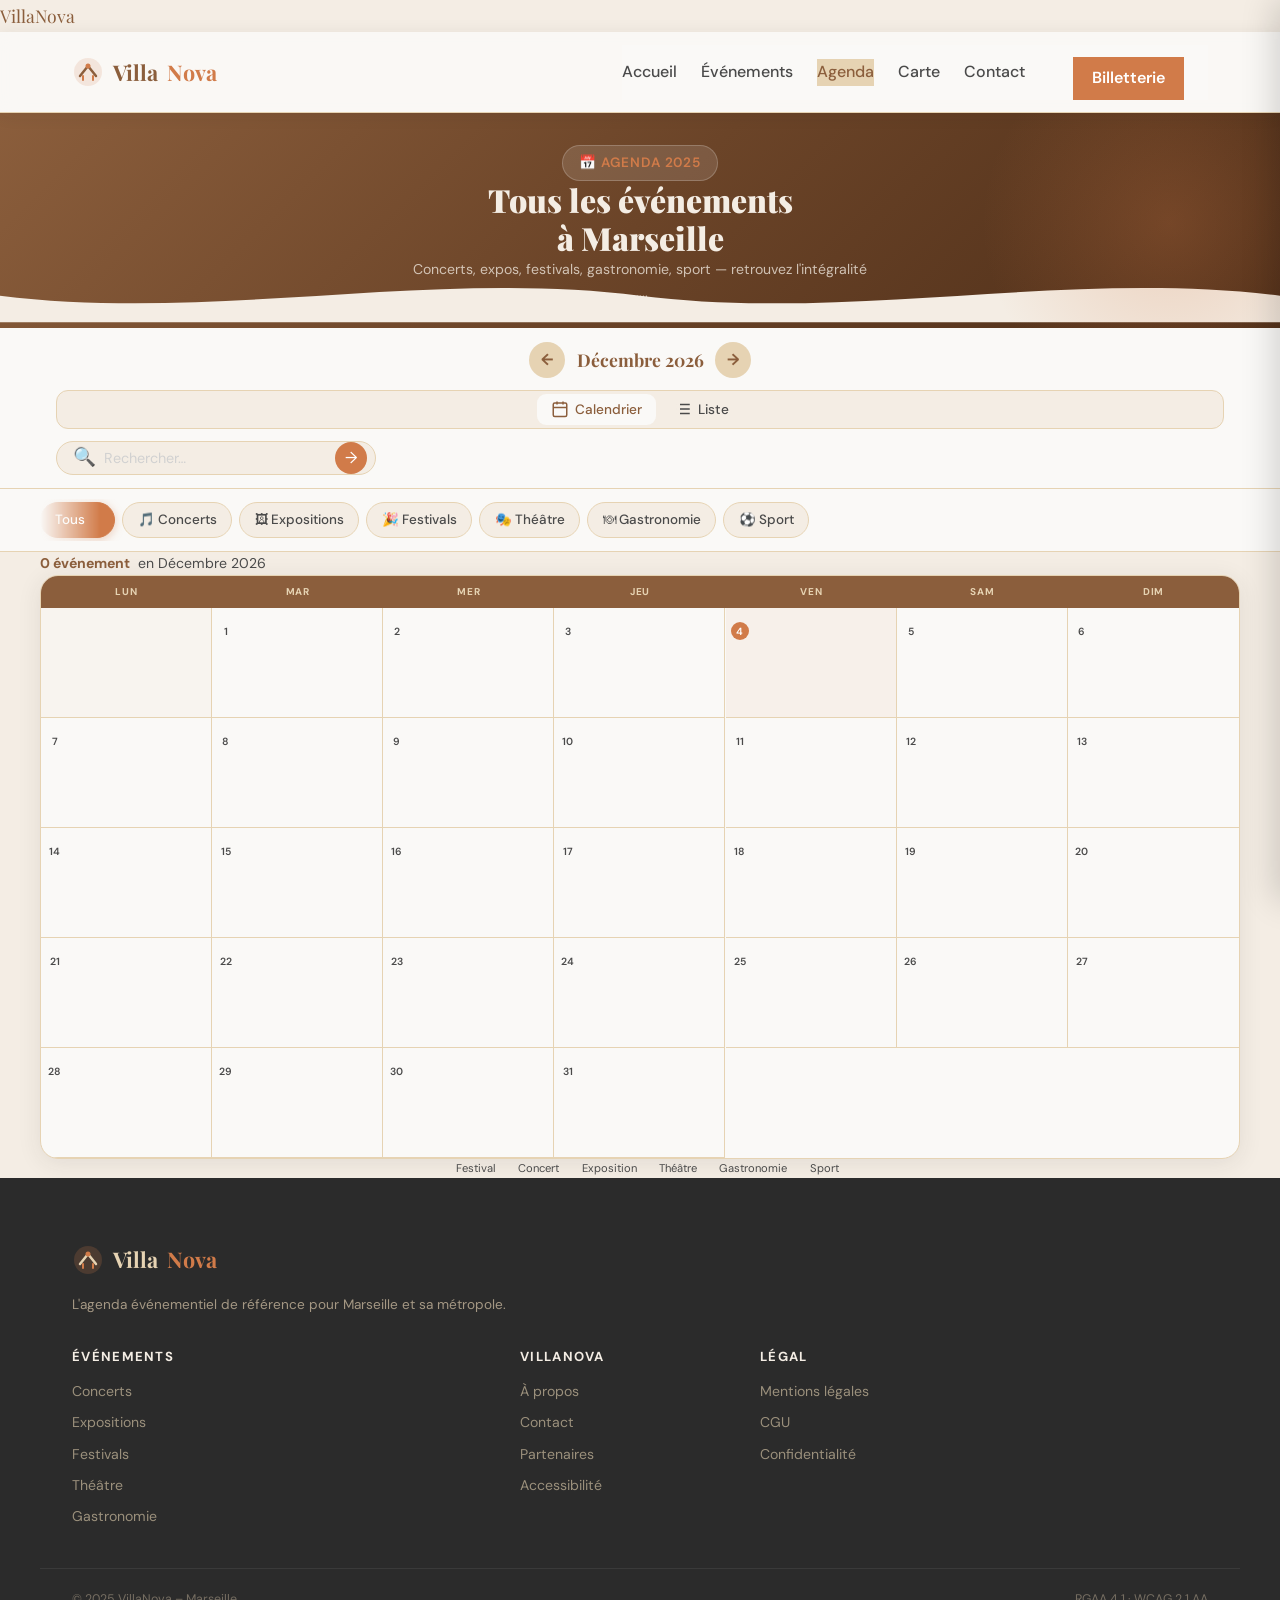
<file: html/agenda.html>
<!DOCTYPE html>
<html lang="fr">
<head>
  <meta charset="UTF-8">
  <meta name="viewport" content="width=device-width, initial-scale=1.0">
  <title>Agenda — VillaNova · Tous les événements à Marseille</title>
  <meta name="description" content="Agenda complet des événements culturels, concerts, expositions et festivals à Marseille.">
  <meta name="theme-color" content="#D17B49">
  <link rel="preconnect" href="https://fonts.googleapis.com">
  <link rel="preconnect" href="https://fonts.gstatic.com" crossorigin>
  <link href="https://fonts.googleapis.com/css2?family=Playfair+Display:wght@400;600;700;900&family=DM+Sans:wght@300;400;500;600&display=swap" rel="stylesheet">
  
  <link rel="stylesheet" href="../SCSS/main.css">
</head>
<body>

  <!-- Loader -->
  <div id="page-loader" role="status" aria-label="Chargement">
    <div class="loader-ring"></div>
    <span style="font-family:var(--font-titre);color:var(--brun-chaud);font-size:1.1rem;">VillaNova</span>
  </div>

  <a class="skip-link" href="#main-content">Aller au contenu principal</a>

  <!--HEADER-->
  <header class="site-header" role="banner">
    <div class="nav-inner">
      <a href="../" class="logo" aria-label="VillaNova - Accueil">
        <svg viewBox="0 0 32 32" fill="none" xmlns="http://www.w3.org/2000/svg" aria-hidden="true">
          <circle cx="16" cy="16" r="14" fill="#D17B49" opacity=".15"/>
          <path d="M8 20 L16 10 L24 20" stroke="#8B5E3C" stroke-width="2.5" stroke-linecap="round" stroke-linejoin="round"/>
          <path d="M11 20 L11 24 M21 20 L21 24" stroke="#D17B49" stroke-width="2" stroke-linecap="round"/>
          <circle cx="16" cy="10" r="2.5" fill="#D17B49"/>
        </svg>
        Villa<span class="accent">Nova</span>
      </a>
      <nav aria-label="Navigation principale">
        <ul class="nav-links" id="nav-links" role="list">
          <li><a href="../">Accueil</a></li>
          <li><a href="evenement-detail.html">Événements</a></li>
          <li><a href="agenda.html" aria-current="page">Agenda</a></li>
          <li><a href="carte.html">Carte</a></li>
          <li><a href="/html/">Contact</a></li>
          <li><a href="billeterie.html" class="nav-cta">Billetterie</a></li>
        </ul>
      </nav>
      <button class="nav-burger" id="nav-burger" aria-expanded="false" aria-controls="nav-links" aria-label="Ouvrir le menu">
        <span></span><span></span><span></span>
      </button>
    </div>
  </header>

  <main id="main-content">

    <!--HERO AGENDA -->
    <section class="agenda-hero" aria-labelledby="agenda-title">
      <div class="agenda-hero-inner">
        <span class="hero-eyebrow">📅 Agenda 2025</span>
        <h1 id="agenda-title">Tous les événements<br>à Marseille</h1>
        <p>Concerts, expos, festivals, gastronomie, sport — retrouvez l'intégralité<br>.....</p>
      </div>
      <div class="agenda-hero-wave" aria-hidden="true">
        <svg viewBox="0 0 1440 60" preserveAspectRatio="none" xmlns="http://www.w3.org/2000/svg">
          <path d="M0,30 C240,60 480,0 720,30 C960,60 1200,0 1440,30 L1440,60 L0,60 Z" fill="var(--sable-clair)"/>
        </svg>
      </div>
    </section>

    <!--CONTROL BAR-->
    <div class="agenda-controls" role="toolbar" aria-label="Contrôles de l'agenda">
      <div class="controls-inner">

        <div class="month-nav" aria-label="Navigation par mois">
          <button class="month-btn" id="prev-month" aria-label="Mois précédent">←</button>
          <h2 class="month-title" id="month-title" aria-live="polite">Mai 2025</h2>
          <button class="month-btn" id="next-month" aria-label="Mois suivant">→</button>
        </div>

        <div class="view-toggle" role="group" aria-label="Mode d'affichage">
          <button class="view-btn active" id="btn-calendar" data-view="calendar" aria-pressed="true" title="Vue calendrier">
            <svg width="18" height="18" viewBox="0 0 24 24" fill="none" stroke="currentColor" stroke-width="2" aria-hidden="true">
              <rect x="3" y="4" width="18" height="18" rx="2"/><line x1="16" y1="2" x2="16" y2="6"/><line x1="8" y1="2" x2="8" y2="6"/><line x1="3" y1="10" x2="21" y2="10"/>
            </svg>
            Calendrier
          </button>
          <button class="view-btn" id="btn-list" data-view="list" aria-pressed="false" title="Vue liste">
            <svg width="18" height="18" viewBox="0 0 24 24" fill="none" stroke="currentColor" stroke-width="2" aria-hidden="true">
              <line x1="8" y1="6" x2="21" y2="6"/><line x1="8" y1="12" x2="21" y2="12"/><line x1="8" y1="18" x2="21" y2="18"/>
              <line x1="3" y1="6" x2="3.01" y2="6"/><line x1="3" y1="12" x2="3.01" y2="12"/><line x1="3" y1="18" x2="3.01" y2="18"/>
            </svg>
            Liste
          </button>
        </div>

        <div class="search-bar agenda-search" role="search">
          <span aria-hidden="true">🔍</span>
          <input type="search" id="agenda-search" placeholder="Rechercher…" aria-label="Rechercher un événement" autocomplete="off">
          <button id="agenda-search-btn" aria-label="Rechercher">→</button>
        </div>

      </div>

      <div class="filters-bar agenda-filters" role="group" aria-label="Filtrer par catégorie">
        <div class="filters-inner">
          <button class="filter-tag active" data-filter="all" aria-pressed="true">Tous <span class="filter-count" id="count-all"></span></button>
          <button class="filter-tag" data-filter="concert"  aria-pressed="false">🎵 Concerts</button>
          <button class="filter-tag" data-filter="expo"     aria-pressed="false">🖼 Expositions</button>
          <button class="filter-tag" data-filter="festival" aria-pressed="false">🎉 Festivals</button>
          <button class="filter-tag" data-filter="theatre"  aria-pressed="false">🎭 Théâtre</button>
          <button class="filter-tag" data-filter="gastro"   aria-pressed="false">🍽 Gastronomie</button>
          <button class="filter-tag" data-filter="sport"    aria-pressed="false">⚽ Sport</button>
        </div>
      </div>
    </div>

    <!-- SUMMARY OF RESULTS-->
    <div class="results-summary" aria-live="polite" aria-atomic="true">
      <span id="results-count">17 événements</span>
      <span id="results-period">en Mai–Juin 2025</span>
    </div>

    <!-- CALENDAR VIEW -->
    <section class="agenda-section" id="view-calendar" aria-labelledby="calendar-label">
      <h2 class="sr-only" id="calendar-label">Calendrier des événements</h2>

      <div class="calendar-grid" id="calendar-grid" role="grid" aria-label="Calendrier mai 2025">
        <div class="cal-weekdays" role="row">
          <div role="columnheader" aria-label="Lundi">Lun</div>
          <div role="columnheader" aria-label="Mardi">Mar</div>
          <div role="columnheader" aria-label="Mercredi">Mer</div>
          <div role="columnheader" aria-label="Jeudi">Jeu</div>
          <div role="columnheader" aria-label="Vendredi">Ven</div>
          <div role="columnheader" aria-label="Samedi">Sam</div>
          <div role="columnheader" aria-label="Dimanche">Dim</div>
        </div>

        <div class="cal-body" id="cal-body" role="rowgroup">

          <!--  -->
          <div class="cal-cell cal-cell--empty" role="gridcell"></div>
          <div class="cal-cell cal-cell--empty" role="gridcell"></div>
          <div class="cal-cell cal-cell--empty" role="gridcell"></div>

          <!-- 1 -->
          <div class="cal-cell cal-cell--has-events cal-cell--today" data-day="1" role="gridcell" tabindex="0" aria-label="1 mai — 1 événement">
            <div class="cal-day-num">1</div>
            <div class="cal-dots">
              <span class="cal-dot" data-cat="concert"></span>
            </div>
            <div class="cal-ev-pills">
              <span class="cal-ev-pill" data-cat="concert">Soirée Jazz Vieux-Port</span>
            </div>
          </div>

          <div class="cal-cell" data-day="2"  role="gridcell"><div class="cal-day-num">2</div></div>
          <div class="cal-cell" data-day="3"  role="gridcell"><div class="cal-day-num">3</div></div>
          <div class="cal-cell" data-day="4"  role="gridcell"><div class="cal-day-num">4</div></div>
          <div class="cal-cell" data-day="5"  role="gridcell"><div class="cal-day-num">5</div></div>
          <div class="cal-cell" data-day="6"  role="gridcell"><div class="cal-day-num">6</div></div>
          <div class="cal-cell" data-day="7"  role="gridcell"><div class="cal-day-num">7</div></div>

          <!-- 8 -->
          <div class="cal-cell cal-cell--has-events" data-day="8" role="gridcell" tabindex="0" aria-label="8 mai — 1 événement">
            <div class="cal-day-num">8</div>
            <div class="cal-dots">
              <span class="cal-dot" data-cat="expo"></span>
            </div>
            <div class="cal-ev-pills">
              <span class="cal-ev-pill" data-cat="expo">Lumières de Provence</span>
            </div>
          </div>

          <div class="cal-cell" data-day="9"  role="gridcell"><div class="cal-day-num">9</div></div>

          <!-- 10 -->
          <div class="cal-cell cal-cell--has-events" data-day="10" role="gridcell" tabindex="0" aria-label="10 mai — 1 événement">
            <div class="cal-day-num">10</div>
            <div class="cal-dots">
              <span class="cal-dot" data-cat="gastro"></span>
            </div>
            <div class="cal-ev-pills">
              <span class="cal-ev-pill" data-cat="gastro">Marché des Saveurs</span>
            </div>
          </div>

          <div class="cal-cell" data-day="11" role="gridcell"><div class="cal-day-num">11</div></div>
          <div class="cal-cell" data-day="12" role="gridcell"><div class="cal-day-num">12</div></div>
          <div class="cal-cell" data-day="13" role="gridcell"><div class="cal-day-num">13</div></div>
          <div class="cal-cell" data-day="14" role="gridcell"><div class="cal-day-num">14</div></div>

          <!-- 15 -->
          <div class="cal-cell cal-cell--has-events" data-day="15" role="gridcell" tabindex="0" aria-label="15 mai — 2 événements">
            <div class="cal-day-num">15</div>
            <div class="cal-dots">
              <span class="cal-dot" data-cat="festival"></span>
              <span class="cal-dot" data-cat="concert"></span>
            </div>
            <div class="cal-ev-pills">
              <span class="cal-ev-pill" data-cat="festival">Festival Marsatac</span>
              <span class="cal-ev-pill" data-cat="concert">Nuit des Guitaristes</span>
            </div>
          </div>

          <div class="cal-cell" data-day="16" role="gridcell"><div class="cal-day-num">16</div></div>

          <!-- 17 -->
          <div class="cal-cell cal-cell--has-events" data-day="17" role="gridcell" tabindex="0" aria-label="17 mai — 1 événement">
            <div class="cal-day-num">17</div>
            <div class="cal-dots">
              <span class="cal-dot" data-cat="sport"></span>
            </div>
            <div class="cal-ev-pills">
              <span class="cal-ev-pill" data-cat="sport">OM vs PSG</span>
            </div>
          </div>

          <div class="cal-cell" data-day="18" role="gridcell"><div class="cal-day-num">18</div></div>

          <!-- 19 -->
          <div class="cal-cell cal-cell--has-events" data-day="19" role="gridcell" tabindex="0" aria-label="19 mai — 1 événement">
            <div class="cal-day-num">19</div>
            <div class="cal-dots">
              <span class="cal-dot" data-cat="expo"></span>
            </div>
            <div class="cal-ev-pills">
              <span class="cal-ev-pill" data-cat="expo">Art Contemporain</span>
            </div>
          </div>

          <div class="cal-cell" data-day="20" role="gridcell"><div class="cal-day-num">20</div></div>
          <div class="cal-cell" data-day="21" role="gridcell"><div class="cal-day-num">21</div></div>

          <!-- 22 -->
          <div class="cal-cell cal-cell--has-events" data-day="22" role="gridcell" tabindex="0" aria-label="22 mai — 1 événement">
            <div class="cal-day-num">22</div>
            <div class="cal-dots">
              <span class="cal-dot" data-cat="theatre"></span>
            </div>
            <div class="cal-ev-pills">
              <span class="cal-ev-pill" data-cat="theatre">Molière en Plein Air</span>
            </div>
          </div>

          <div class="cal-cell" data-day="23" role="gridcell"><div class="cal-day-num">23</div></div>

          <!-- 24 -->
          <div class="cal-cell cal-cell--has-events" data-day="24" role="gridcell" tabindex="0" aria-label="24 mai — 1 événement">
            <div class="cal-day-num">24</div>
            <div class="cal-dots">
              <span class="cal-dot" data-cat="gastro"></span>
            </div>
            <div class="cal-ev-pills">
              <span class="cal-ev-pill" data-cat="gastro">Fête de la Bouillabaisse</span>
            </div>
          </div>

          <div class="cal-cell" data-day="25" role="gridcell"><div class="cal-day-num">25</div></div>
          <div class="cal-cell" data-day="26" role="gridcell"><div class="cal-day-num">26</div></div>
          <div class="cal-cell" data-day="27" role="gridcell"><div class="cal-day-num">27</div></div>

          <!-- 28 -->
          <div class="cal-cell cal-cell--has-events" data-day="28" role="gridcell" tabindex="0" aria-label="28 mai — 1 événement">
            <div class="cal-day-num">28</div>
            <div class="cal-dots">
              <span class="cal-dot" data-cat="concert"></span>
            </div>
            <div class="cal-ev-pills">
              <span class="cal-ev-pill" data-cat="concert">Variétés Françaises</span>
            </div>
          </div>

          <div class="cal-cell" data-day="29" role="gridcell"><div class="cal-day-num">29</div></div>

          <!-- 30 -->
          <div class="cal-cell cal-cell--has-events" data-day="30" role="gridcell" tabindex="0" aria-label="30 mai — 1 événement">
            <div class="cal-day-num">30</div>
            <div class="cal-dots">
              <span class="cal-dot" data-cat="festival"></span>
            </div>
            <div class="cal-ev-pills">
              <span class="cal-ev-pill" data-cat="festival">Festival Musiques du Monde</span>
            </div>
          </div>

          <div class="cal-cell" data-day="31" role="gridcell"><div class="cal-day-num">31</div></div>

        </div>
      </div>

      <!--categories-->
      <div class="cal-legend" aria-label="Légende des catégories">
        <span class="legend-item"><span class="legend-dot" data-cat="festival"></span>Festival</span>
        <span class="legend-item"><span class="legend-dot" data-cat="concert"></span>Concert</span>
        <span class="legend-item"><span class="legend-dot" data-cat="expo"></span>Exposition</span>
        <span class="legend-item"><span class="legend-dot" data-cat="theatre"></span>Théâtre</span>
        <span class="legend-item"><span class="legend-dot" data-cat="gastro"></span>Gastronomie</span>
        <span class="legend-item"><span class="legend-dot" data-cat="sport"></span>Sport</span>
      </div>
    </section>

    <!--list-->
    <section class="agenda-section hidden" id="view-list" aria-labelledby="list-label">
      <h2 class="sr-only" id="list-label">Liste des événements</h2>
      <div id="list-container">

        <div class="list-group">
          <div class="list-group-title">Mai 2025</div>

          <article class="list-card" data-day="1" data-cat="concert">
            <div class="list-card-date"><div class="day">1</div><div class="month">Mai</div></div>
            <div class="list-card-body">
              <span class="list-card-cat" data-cat="concert">Concert</span>
              <div class="list-card-title">Soirée Jazz Vieux-Port</div>
              <div class="list-card-meta">📍 Dock des Suds &nbsp;·&nbsp; 🕐 20h00</div>
            </div>
          </article>

          <article class="list-card" data-day="8" data-cat="expo">
            <div class="list-card-date"><div class="day">8</div><div class="month">Mai</div></div>
            <div class="list-card-body">
              <span class="list-card-cat" data-cat="expo">Exposition</span>
              <div class="list-card-title">Lumières de Provence</div>
              <div class="list-card-meta">📍 Musée des Beaux-Arts &nbsp;·&nbsp; 🕐 10h00</div>
            </div>
          </article>

          <article class="list-card" data-day="10" data-cat="gastro">
            <div class="list-card-date"><div class="day">10</div><div class="month">Mai</div></div>
            <div class="list-card-body">
              <span class="list-card-cat" data-cat="gastro">Gastronomie</span>
              <div class="list-card-title">Marché des Saveurs</div>
              <div class="list-card-meta">📍 Cours Julien &nbsp;·&nbsp; 🕐 09h00</div>
            </div>
          </article>

          <article class="list-card" data-day="15" data-cat="festival">
            <div class="list-card-date"><div class="day">15</div><div class="month">Mai</div></div>
            <div class="list-card-body">
              <span class="list-card-cat" data-cat="festival">Festival</span>
              <div class="list-card-title">Festival Marsatac</div>
              <div class="list-card-meta">📍 Parc Borély &nbsp;·&nbsp; 🕐 18h00</div>
            </div>
          </article>

          <article class="list-card" data-day="15" data-cat="concert">
            <div class="list-card-date"><div class="day">15</div><div class="month">Mai</div></div>
            <div class="list-card-body">
              <span class="list-card-cat" data-cat="concert">Concert</span>
              <div class="list-card-title">Nuit des Guitaristes</div>
              <div class="list-card-meta">📍 Salle Vallier &nbsp;·&nbsp; 🕐 21h00</div>
            </div>
          </article>

          <article class="list-card" data-day="17" data-cat="sport">
            <div class="list-card-date"><div class="day">17</div><div class="month">Mai</div></div>
            <div class="list-card-body">
              <span class="list-card-cat" data-cat="sport">Sport</span>
              <div class="list-card-title">OM vs PSG</div>
              <div class="list-card-meta">📍 Stade Vélodrome &nbsp;·&nbsp; 🕐 21h00</div>
            </div>
          </article>

          <article class="list-card" data-day="19" data-cat="expo">
            <div class="list-card-date"><div class="day">19</div><div class="month">Mai</div></div>
            <div class="list-card-body">
              <span class="list-card-cat" data-cat="expo">Exposition</span>
              <div class="list-card-title">Art Contemporain Méditerranée</div>
              <div class="list-card-meta">📍 MUCEM &nbsp;·&nbsp; 🕐 11h00</div>
            </div>
          </article>

          <article class="list-card" data-day="22" data-cat="theatre">
            <div class="list-card-date"><div class="day">22</div><div class="month">Mai</div></div>
            <div class="list-card-body">
              <span class="list-card-cat" data-cat="theatre">Théâtre</span>
              <div class="list-card-title">Molière en Plein Air</div>
              <div class="list-card-meta">📍 Château d'If &nbsp;·&nbsp; 🕐 19h30</div>
            </div>
          </article>

          <article class="list-card" data-day="24" data-cat="gastro">
            <div class="list-card-date"><div class="day">24</div><div class="month">Mai</div></div>
            <div class="list-card-body">
              <span class="list-card-cat" data-cat="gastro">Gastronomie</span>
              <div class="list-card-title">Fête de la Bouillabaisse</div>
              <div class="list-card-meta">📍 Vallon des Auffes &nbsp;·&nbsp; 🕐 12h00</div>
            </div>
          </article>

          <article class="list-card" data-day="28" data-cat="concert">
            <div class="list-card-date"><div class="day">28</div><div class="month">Mai</div></div>
            <div class="list-card-body">
              <span class="list-card-cat" data-cat="concert">Concert</span>
              <div class="list-card-title">Variétés Françaises</div>
              <div class="list-card-meta">📍 Opéra de Marseille &nbsp;·&nbsp; 🕐 20h00</div>
            </div>
          </article>

          <article class="list-card" data-day="30" data-cat="festival">
            <div class="list-card-date"><div class="day">30</div><div class="month">Mai</div></div>
            <div class="list-card-body">
              <span class="list-card-cat" data-cat="festival">Festival</span>
              <div class="list-card-title">Festival Musiques du Monde</div>
              <div class="list-card-meta">📍 Friche la Belle de Mai &nbsp;·&nbsp; 🕐 17h00</div>
            </div>
          </article>
        </div>

        <div class="list-group">
          <div class="list-group-title">Juin 2025</div>

          <article class="list-card" data-day="5" data-cat="concert">
            <div class="list-card-date"><div class="day">5</div><div class="month">Juin</div></div>
            <div class="list-card-body">
              <span class="list-card-cat" data-cat="concert">Concert</span>
              <div class="list-card-title">Jazz à la Friche</div>
              <div class="list-card-meta">📍 Friche la Belle de Mai &nbsp;·&nbsp; 🕐 19h00</div>
            </div>
          </article>

          <article class="list-card" data-day="7" data-cat="sport">
            <div class="list-card-date"><div class="day">7</div><div class="month">Juin</div></div>
            <div class="list-card-body">
              <span class="list-card-cat" data-cat="sport">Sport</span>
              <div class="list-card-title">Tournoi de Pétanque</div>
              <div class="list-card-meta">📍 Plage du Prophète &nbsp;·&nbsp; 🕐 10h00</div>
            </div>
          </article>

          <article class="list-card" data-day="12" data-cat="theatre">
            <div class="list-card-date"><div class="day">12</div><div class="month">Juin</div></div>
            <div class="list-card-body">
              <span class="list-card-cat" data-cat="theatre">Théâtre</span>
              <div class="list-card-title">Festival de Théâtre Amateur</div>
              <div class="list-card-meta">📍 Théâtre du Gymnase &nbsp;·&nbsp; 🕐 18h30</div>
            </div>
          </article>

          <article class="list-card" data-day="14" data-cat="expo">
            <div class="list-card-date"><div class="day">14</div><div class="month">Juin</div></div>
            <div class="list-card-body">
              <span class="list-card-cat" data-cat="expo">Exposition</span>
              <div class="list-card-title">Paysages Marins</div>
              <div class="list-card-meta">📍 Centre Régional d'Art &nbsp;·&nbsp; 🕐 10h00</div>
            </div>
          </article>

          <article class="list-card" data-day="21" data-cat="festival">
            <div class="list-card-date"><div class="day">21</div><div class="month">Juin</div></div>
            <div class="list-card-body">
              <span class="list-card-cat" data-cat="festival">Festival</span>
              <div class="list-card-title">Fête de la Musique</div>
              <div class="list-card-meta">📍 Toute la ville &nbsp;·&nbsp; 🕐 17h00</div>
            </div>
          </article>

          <article class="list-card" data-day="28" data-cat="gastro">
            <div class="list-card-date"><div class="day">28</div><div class="month">Juin</div></div>
            <div class="list-card-body">
              <span class="list-card-cat" data-cat="gastro">Gastronomie</span>
              <div class="list-card-title">Marché Nocturne du Panier</div>
              <div class="list-card-meta">📍 Le Panier &nbsp;·&nbsp; 🕐 19h00</div>
            </div>
          </article>
        </div>

      </div>
    </section>

    <!--SIDEBAR-->
    <aside class="event-panel" id="event-panel" aria-modal="false" aria-hidden="true" aria-label="Détail de l'événement">
      <div class="event-panel-inner">
        <button class="panel-close" id="panel-close" aria-label="Fermer le panneau">✕</button>
        <div id="panel-content"></div>
      </div>
    </aside>
    <div class="panel-overlay" id="panel-overlay" aria-hidden="true"></div>

  </main>

  <!--FOOTER -->
  <footer class="site-footer" role="contentinfo">
    <div class="footer-inner">
      <div class="footer-brand">
        <a href="./" class="logo" aria-label="VillaNova - Accueil">
          <svg viewBox="0 0 32 32" fill="none" width="24" aria-hidden="true">
            <circle cx="16" cy="16" r="14" fill="#D17B49" opacity=".2"/>
            <path d="M8 20 L16 10 L24 20" stroke="#E6D3B3" stroke-width="2.5" stroke-linecap="round" stroke-linejoin="round"/>
            <path d="M11 20 L11 24 M21 20 L21 24" stroke="#D17B49" stroke-width="2" stroke-linecap="round"/>
            <circle cx="16" cy="10" r="2.5" fill="#D17B49"/>
          </svg>
          Villa<span class="accent">Nova</span>
        </a>
        <p>L'agenda événementiel de référence pour Marseille et sa métropole.</p>
      </div>
      <div class="footer-col">
        <h3>Événements</h3>
        <a href="#">Concerts</a><a href="#">Expositions</a><a href="#">Festivals</a><a href="#">Théâtre</a><a href="#">Gastronomie</a>
      </div>
      <div class="footer-col">
        <h3>VillaNova</h3>
        <a href="#">À propos</a><a href="contact.html">Contact</a><a href="#">Partenaires</a><a href="#">Accessibilité</a>
      </div>
      <div class="footer-col">
        <h3>Légal</h3>
        <a href="#">Mentions légales</a><a href="#">CGU</a><a href="#">Confidentialité</a>
      </div>
    </div>
    <div class="footer-bottom">
      <span>© 2025 VillaNova – Marseille</span>
      <span>RGAA 4.1 · WCAG 2.1 AA</span>
    </div>
  </footer>

  <!-- Toast -->
  <div class="toast-container" aria-live="polite" aria-atomic="true" role="status"></div>

  <script src="../js/agenda.js"defer></script>
  
  

</body>
</html>
</file>
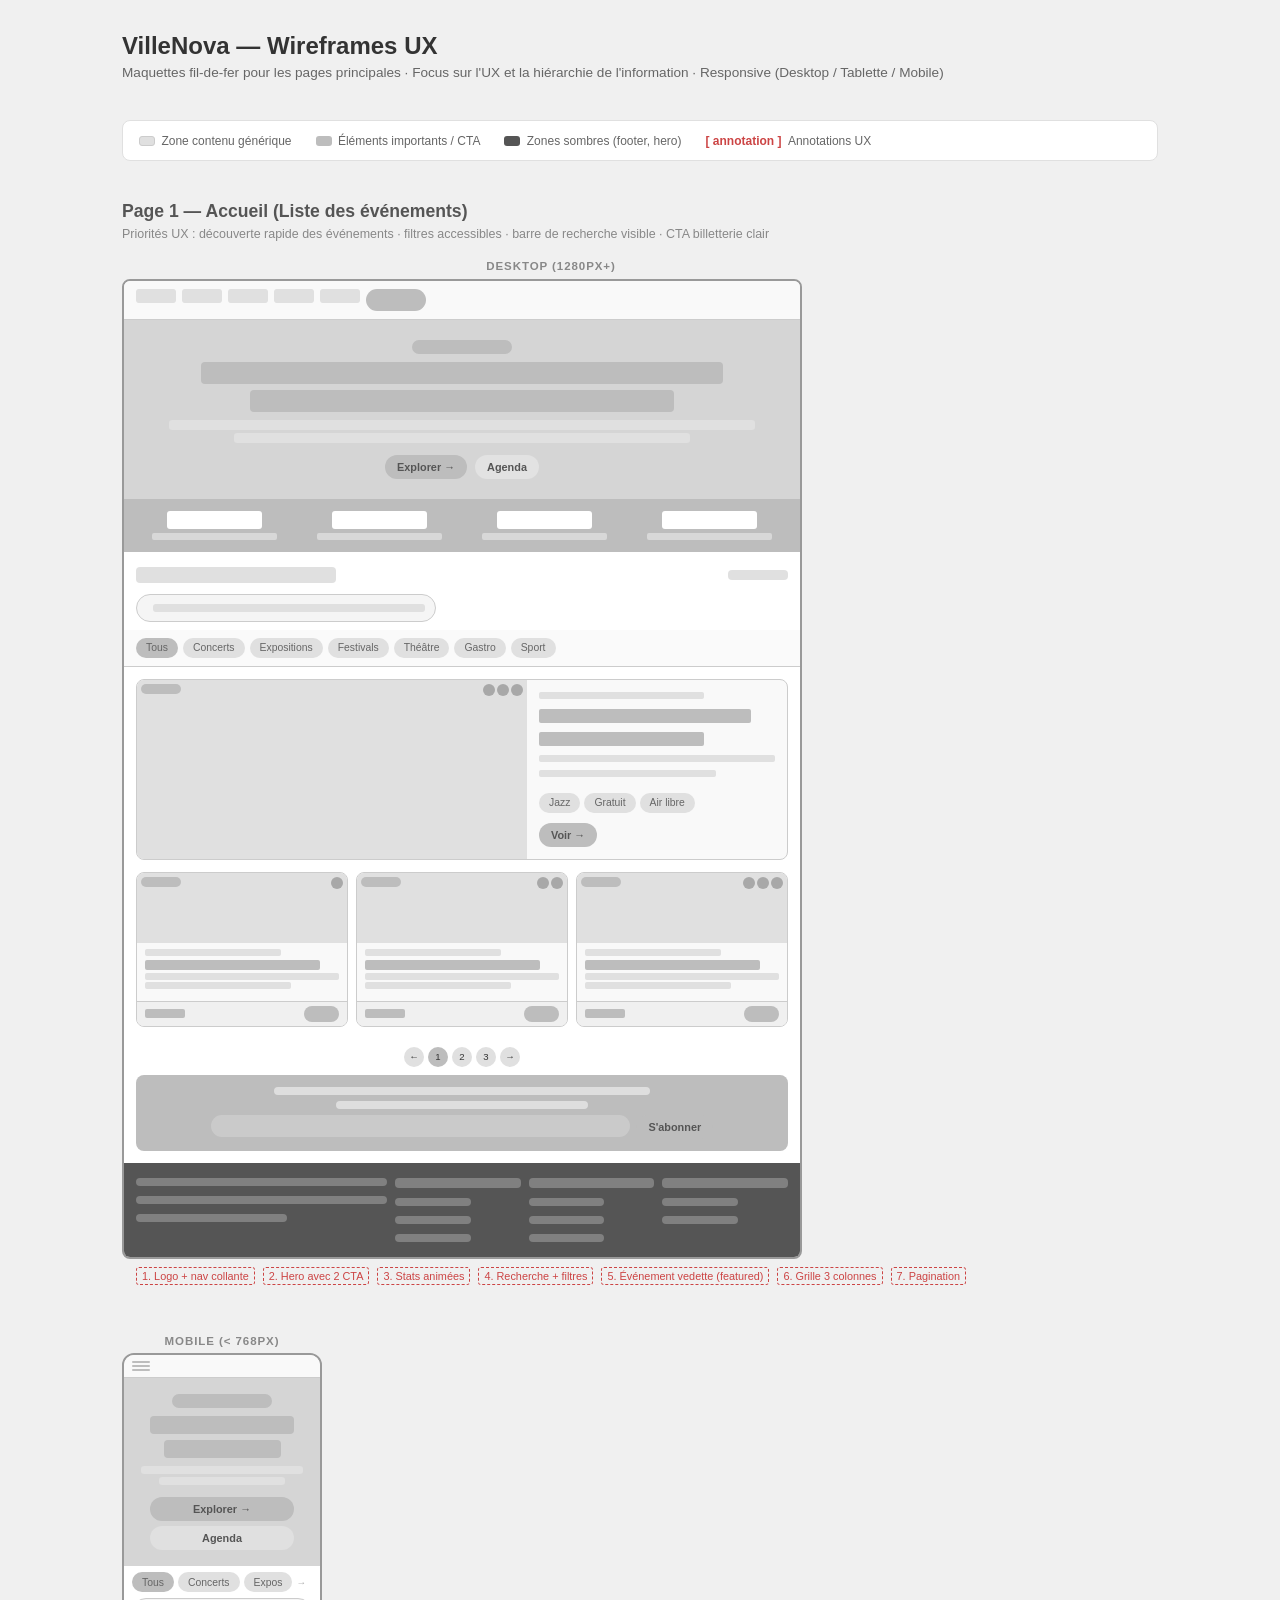
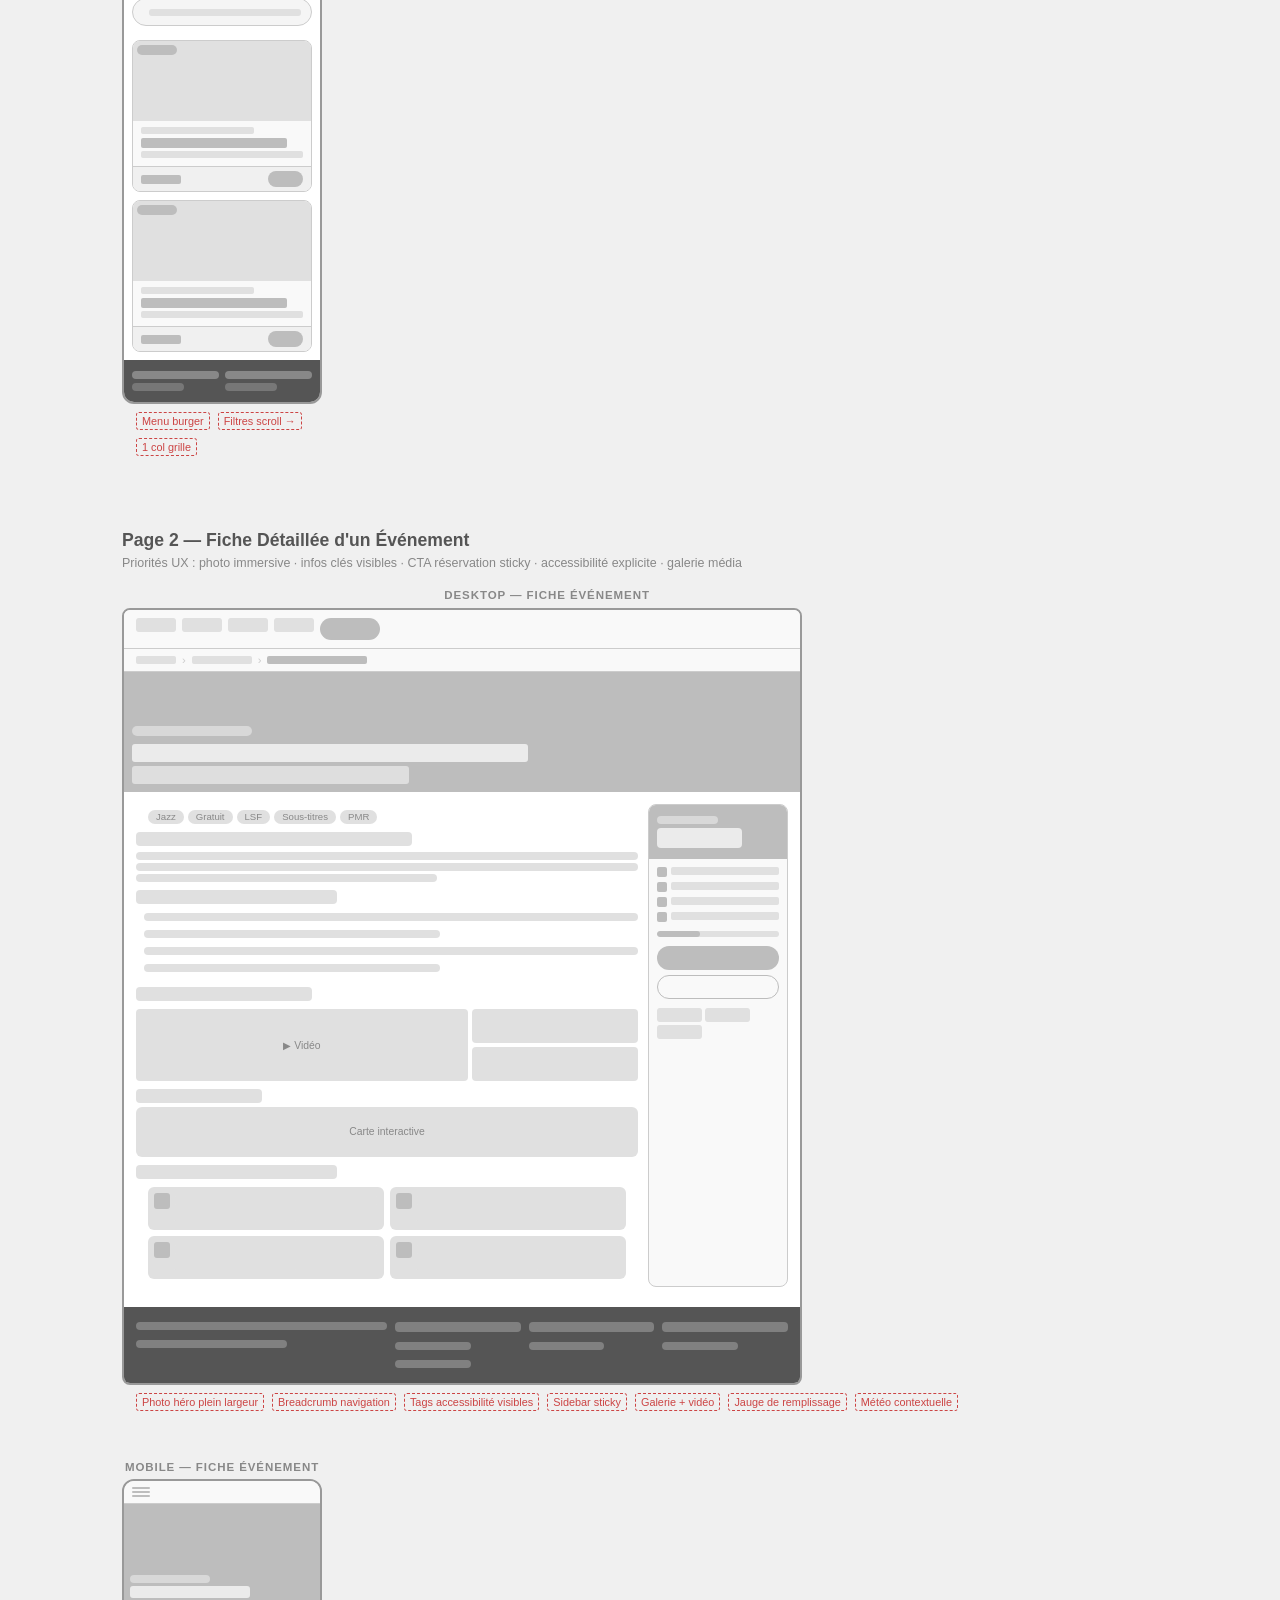
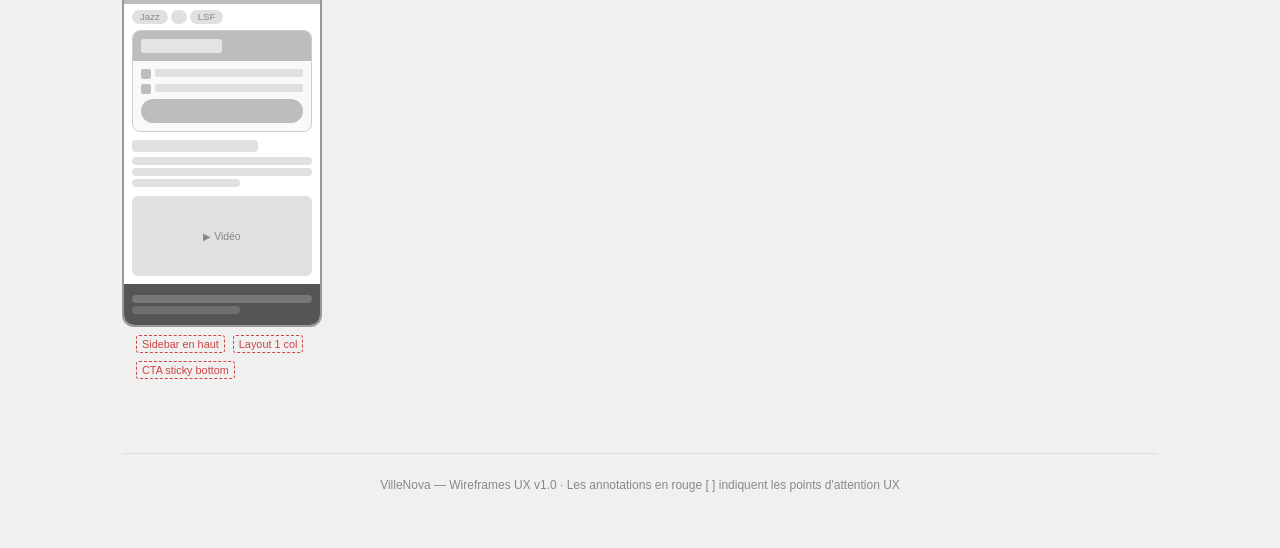
<file: Wireframe/wireframe_Ux.html>
<!DOCTYPE html>
<html lang="fr">
<head>
  <meta charset="UTF-8">
  <meta name="viewport" content="width=device-width, initial-scale=1.0">
  <title>VilleNova — Wireframes UX</title>
  <link rel="stylesheet" href="./wireframe.css">
</head>
<body>
<div class="page">

  <h1>VilleNova — Wireframes UX</h1>
  <p class="intro">Maquettes fil-de-fer pour les pages principales · Focus sur l'UX et la hiérarchie de l'information · Responsive (Desktop / Tablette / Mobile)</p>

  <div class="ux-legend">
    <div class="ux-legend-item">
      <div class="ux-legend-color" style="background:#e0e0e0; border:1px solid #ccc;"></div>
      Zone contenu générique
    </div>
    <div class="ux-legend-item">
      <div class="ux-legend-color" style="background:#bdbdbd;"></div>
      Éléments importants / CTA
    </div>
    <div class="ux-legend-item">
      <div class="ux-legend-color" style="background:#555;"></div>
      Zones sombres (footer, hero)
    </div>
    <div class="ux-legend-item">
      <span style="color:#c44; font-weight:700;">[ annotation ]</span>
      Annotations UX
    </div>
  </div>

  <div class="wireframe-section" style="margin-top:2.5rem;">
    <h2>Page 1 — Accueil (Liste des événements)</h2>
    <p class="desc">Priorités UX : découverte rapide des événements · filtres accessibles · barre de recherche visible · CTA billetterie clair</p>

    <div class="devices">

      <div>
        <div class="device-label">Desktop (1280px+)</div>
        <div class="wf-desktop">

          <div class="wf-header">
            
            <div class="wf-nav">
              <div class="wf-nav-item"></div>
              <div class="wf-nav-item"></div>
              <div class="wf-nav-item"></div>
              <div class="wf-nav-item"></div>
              <div class="wf-nav-item"></div>
              <div class="wf-nav-cta"></div>
            </div>
          </div>

          <div class="wf-hero">
            <div class="wf-hero-tag"></div>
            <div class="wf-hero-h1"></div>
            <div class="wf-hero-h1b"></div>
            <div class="wf-hero-p"></div>
            <div class="wf-hero-p2"></div>
            <div class="wf-hero-btns">
              <div class="wf-btn">Explorer →</div>
              <div class="wf-btn" style="background:rgba(255,255,255,.3);">Agenda</div>
            </div>
          </div>

          <div class="wf-stats">
            <div class="wf-stat"><div class="wf-stat-num"></div><div class="wf-stat-label"></div></div>
            <div class="wf-stat"><div class="wf-stat-num"></div><div class="wf-stat-label"></div></div>
            <div class="wf-stat"><div class="wf-stat-num"></div><div class="wf-stat-label"></div></div>
            <div class="wf-stat"><div class="wf-stat-num"></div><div class="wf-stat-label"></div></div>
          </div>

          <div style="display:flex; justify-content:space-between; align-items:center; padding:12px 12px 0;">
            <div class="wf-line" style="height:16px; width:200px;"></div>
            <div class="wf-line" style="height:10px; width:60px;"></div>
          </div>

          <div style="padding:8px 12px;">
            <div class="wf-search" style="max-width:300px;">
              <span style="font-size:.65rem; color:#aaa;"></span>
              <div style="flex:1; height:8px; background:var(--box); border-radius:3px;"></div>
            </div>
          </div>

          <div class="wf-filters">
            <div class="wf-filter-tag active">Tous</div>
            <div class="wf-filter-tag">Concerts</div>
            <div class="wf-filter-tag">Expositions</div>
            <div class="wf-filter-tag">Festivals</div>
            <div class="wf-filter-tag">Théâtre</div>
            <div class="wf-filter-tag">Gastro</div>
            <div class="wf-filter-tag">Sport</div>
          </div>

          <div style="padding:12px 12px 0;">
            <div class="wf-card-featured">
              <div class="wf-card-img" style="height:auto; min-height:100px; position:relative;">
                <div class="wf-card-badge"></div>
                <div class="wf-card-a11y"><span></span><span></span><span></span></div>
              </div>
              <div class="wf-card-body" style="padding:12px; display:flex; flex-direction:column; gap:6px; justify-content:center;">
                <div class="wf-card-meta"></div>
                <div class="wf-card-title" style="height:14px;"></div>
                <div class="wf-card-title" style="height:14px; width:70%;"></div>
                <div class="wf-card-desc"></div>
                <div class="wf-card-desc2"></div>
                <div style="display:flex; gap:4px; margin-top:4px;">
                  <div class="wf-filter-tag">Jazz</div>
                  <div class="wf-filter-tag">Gratuit</div>
                  <div class="wf-filter-tag">Air libre</div>
                </div>
                <div class="wf-btn" style="width:fit-content; margin-top:4px;">Voir →</div>
              </div>
            </div>
          </div>

          <div class="wf-grid">
            <div class="wf-card">
              <div class="wf-card-img"><div class="wf-card-badge"></div><div class="wf-card-a11y"><span></span></div></div>
              <div class="wf-card-body"><div class="wf-card-meta"></div><div class="wf-card-title"></div><div class="wf-card-desc"></div><div class="wf-card-desc2"></div></div>
              <div class="wf-card-footer"><div class="wf-card-price"></div><div class="wf-card-cta"></div></div>
            </div>
            <div class="wf-card">
              <div class="wf-card-img"><div class="wf-card-badge"></div><div class="wf-card-a11y"><span></span><span></span></div></div>
              <div class="wf-card-body"><div class="wf-card-meta"></div><div class="wf-card-title"></div><div class="wf-card-desc"></div><div class="wf-card-desc2"></div></div>
              <div class="wf-card-footer"><div class="wf-card-price"></div><div class="wf-card-cta"></div></div>
            </div>
            <div class="wf-card">
              <div class="wf-card-img"><div class="wf-card-badge"></div><div class="wf-card-a11y"><span></span><span></span><span></span></div></div>
              <div class="wf-card-body"><div class="wf-card-meta"></div><div class="wf-card-title"></div><div class="wf-card-desc"></div><div class="wf-card-desc2"></div></div>
              <div class="wf-card-footer"><div class="wf-card-price"></div><div class="wf-card-cta"></div></div>
            </div>
          </div>

          <div class="wf-pagination">
            <div class="wf-page-btn">←</div>
            <div class="wf-page-btn active">1</div>
            <div class="wf-page-btn">2</div>
            <div class="wf-page-btn">3</div>
            <div class="wf-page-btn">→</div>
          </div>

          <div class="wf-newsletter">
            <div class="wf-line"></div>
            <div class="wf-line short"></div>
            <div class="wf-newsletter-form">
              <div class="wf-newsletter-input"></div>
              <div class="wf-btn">S'abonner</div>
            </div>
          </div>

          <div class="wf-footer">
            <div class="wf-footer-col">
              
              <div class="wf-line"></div><div class="wf-line"></div><div class="wf-line short"></div>
            </div>
            <div class="wf-footer-col">
              <div class="wf-line" style="height:10px;"></div>
              <div class="wf-line short"></div><div class="wf-line short"></div><div class="wf-line short"></div>
            </div>
            <div class="wf-footer-col">
              <div class="wf-line" style="height:10px;"></div>
              <div class="wf-line short"></div><div class="wf-line short"></div><div class="wf-line short"></div>
            </div>
            <div class="wf-footer-col">
              <div class="wf-line" style="height:10px;"></div>
              <div class="wf-line short"></div><div class="wf-line short"></div>
            </div>
          </div>

        </div>

        <div class="annotations">
          <span class="annotation">1. Logo + nav collante</span>
          <span class="annotation">2. Hero avec 2 CTA</span>
          <span class="annotation">3. Stats animées</span>
          <span class="annotation">4. Recherche + filtres</span>
          <span class="annotation">5. Événement vedette (featured)</span>
          <span class="annotation">6. Grille 3 colonnes</span>
          <span class="annotation">7. Pagination</span>
        </div>
      </div>

      <div>
        <div class="device-label">Mobile (&lt; 768px)</div>
        <div class="wf-mobile">

          <div class="wf-header" style="padding:6px 8px;">
            
            <div class="wf-burger"><span></span><span></span><span></span></div>
          </div>

          <div class="wf-hero" style="padding:16px 8px;">
            <div class="wf-hero-tag"></div>
            <div class="wf-hero-h1" style="height:18px;"></div>
            <div class="wf-hero-h1b" style="height:18px;"></div>
            <div class="wf-hero-p" style="height:8px;"></div>
            <div class="wf-hero-p2" style="height:8px;"></div>
            <div style="display:flex; flex-direction:column; gap:5px; align-items:center;">
              <div class="wf-btn" style="width:80%;">Explorer →</div>
              <div class="wf-btn" style="width:80%; background:rgba(255,255,255,.25);">Agenda</div>
            </div>
          </div>

          <div style="display:flex; gap:4px; padding:6px 8px; overflow:hidden;">
            <div class="wf-filter-tag active" style="white-space:nowrap;">Tous</div>
            <div class="wf-filter-tag" style="white-space:nowrap;">Concerts</div>
            <div class="wf-filter-tag" style="white-space:nowrap;">Expos</div>
            <div style="font-size:.6rem; color:#aaa; align-self:center;">→</div>
          </div>

          <div style="padding:0 8px 6px;">
            <div class="wf-search">
              <span style="font-size:.6rem; color:#aaa;"></span>
              <div style="flex:1; height:7px; background:var(--box); border-radius:3px;"></div>
            </div>
          </div>

          <div class="wf-grid-1">
            <div class="wf-card">
              <div class="wf-card-img" style="height:80px;"><div class="wf-card-badge"></div></div>
              <div class="wf-card-body"><div class="wf-card-meta"></div><div class="wf-card-title"></div><div class="wf-card-desc"></div></div>
              <div class="wf-card-footer"><div class="wf-card-price"></div><div class="wf-card-cta"></div></div>
            </div>
            <div class="wf-card">
              <div class="wf-card-img" style="height:80px;"><div class="wf-card-badge"></div></div>
              <div class="wf-card-body"><div class="wf-card-meta"></div><div class="wf-card-title"></div><div class="wf-card-desc"></div></div>
              <div class="wf-card-footer"><div class="wf-card-price"></div><div class="wf-card-cta"></div></div>
            </div>
          </div>

          <div style="background:#555; padding:8px; display:grid; grid-template-columns:1fr 1fr; gap:6px;">
            <div>
              <div class="wf-line" style="background:rgba(255,255,255,.3); margin-bottom:4px;"></div>
              <div class="wf-line short" style="background:rgba(255,255,255,.2);"></div>
            </div>
            <div>
              <div class="wf-line" style="background:rgba(255,255,255,.3); margin-bottom:4px;"></div>
              <div class="wf-line short" style="background:rgba(255,255,255,.2);"></div>
            </div>
          </div>

        </div>

        <div class="annotations" style="max-width:200px;">
          <span class="annotation">Menu burger</span>
          <span class="annotation">Filtres scroll →</span>
          <span class="annotation">1 col grille</span>
        </div>
      </div>

    </div>
  </div>

  <div class="wireframe-section">
    <h2>Page 2 — Fiche Détaillée d'un Événement</h2>
    <p class="desc">Priorités UX : photo immersive · infos clés visibles · CTA réservation sticky · accessibilité explicite · galerie média</p>

    <div class="devices">

      <div>
        <div class="device-label">Desktop — Fiche Événement</div>
        <div class="wf-desktop">

          <div class="wf-header">
            
            <div class="wf-nav">
              <div class="wf-nav-item"></div><div class="wf-nav-item"></div>
              <div class="wf-nav-item"></div><div class="wf-nav-item"></div>
              <div class="wf-nav-cta"></div>
            </div>
          </div>

          <div style="background:#f9f9f9; border-bottom:1px solid var(--border); padding:5px 12px; display:flex; gap:6px; align-items:center;">
            <div style="height:8px; width:40px; background:var(--box); border-radius:2px;"></div>
            <span style="color:#ccc; font-size:.7rem;">›</span>
            <div style="height:8px; width:60px; background:var(--box); border-radius:2px;"></div>
            <span style="color:#ccc; font-size:.7rem;">›</span>
            <div style="height:8px; width:100px; background:var(--box-dark); border-radius:2px;"></div>
          </div>

          <div class="wf-detail-hero">
            <div class="wf-detail-hero-text">
              <div class="wf-detail-breadcrumb"></div>
              <div class="wf-detail-title"></div>
              <div class="wf-detail-title2"></div>
            </div>
          </div>

          <div class="wf-detail-layout">

            <div>
              <div class="wf-tags">
                <div class="wf-tag">Jazz</div>
                <div class="wf-tag">Gratuit</div>
                <div class="wf-tag">LSF</div>
                <div class="wf-tag">Sous-titres</div>
                <div class="wf-tag">PMR</div>
              </div>

              <div style="padding:0 0 8px;">
                <div class="wf-line" style="height:14px; width:55%; margin:8px 0 6px;"></div>
                <div class="wf-line"></div><div class="wf-line"></div><div class="wf-line short"></div>
                <div class="wf-line" style="height:14px; width:40%; margin:8px 0 6px;"></div>
                <div style="padding-left:8px; display:flex; flex-direction:column; gap:3px;">
                  <div class="wf-line"></div><div class="wf-line short"></div>
                  <div class="wf-line"></div><div class="wf-line short"></div>
                </div>
              </div>

              <div class="wf-line" style="height:14px; width:35%; margin:4px 0 6px;"></div>
              <div class="wf-media-grid">
                <div class="wf-media-main">▶ Vidéo</div>
                <div class="wf-media-sm"></div>
                <div class="wf-media-sm"></div>
              </div>

              <div class="wf-line" style="height:14px; width:25%; margin:8px 0 4px;"></div>
              <div style="background:var(--box); border-radius:6px; height:50px; display:flex; align-items:center; justify-content:center; font-size:.65rem; color:#888;">Carte interactive</div>

              <div class="wf-line" style="height:14px; width:40%; margin:8px 0 4px;"></div>
              <div class="wf-a11y-grid">
                <div class="wf-a11y-item">
                  <div class="wf-a11y-icon"></div>
                  <div class="wf-a11y-text"><div class="wf-line" style="height:9px;"></div><div class="wf-line short" style="height:7px;"></div></div>
                </div>
                <div class="wf-a11y-item">
                  <div class="wf-a11y-icon"></div>
                  <div class="wf-a11y-text"><div class="wf-line" style="height:9px;"></div><div class="wf-line short" style="height:7px;"></div></div>
                </div>
                <div class="wf-a11y-item">
                  <div class="wf-a11y-icon"></div>
                  <div class="wf-a11y-text"><div class="wf-line" style="height:9px;"></div><div class="wf-line short" style="height:7px;"></div></div>
                </div>
                <div class="wf-a11y-item">
                  <div class="wf-a11y-icon"></div>
                  <div class="wf-a11y-text"><div class="wf-line" style="height:9px;"></div><div class="wf-line short" style="height:7px;"></div></div>
                </div>
              </div>
            </div>

            <div class="wf-sidebar">
              <div class="wf-sidebar-header">
                <div class="wf-line" style="height:8px; width:50%; background:rgba(255,255,255,.4); margin-bottom:4px;"></div>
                <div class="wf-line" style="height:20px; width:70%; background:rgba(255,255,255,.7);"></div>
              </div>
              <div class="wf-sidebar-body">
                <div class="wf-info-row"><div class="wf-info-icon"></div><div class="wf-info-text"></div></div>
                <div class="wf-info-row"><div class="wf-info-icon"></div><div class="wf-info-text"></div></div>
                <div class="wf-info-row"><div class="wf-info-icon"></div><div class="wf-info-text"></div></div>
                <div class="wf-info-row"><div class="wf-info-icon"></div><div class="wf-info-text"></div></div>
                <div style="background:var(--box); height:6px; border-radius:50px; margin:4px 0; overflow:hidden;">
                  <div style="height:100%; width:35%; background:var(--box-dark); border-radius:50px;"></div>
                </div>
                <div class="wf-reserve-btn"></div>
                <div class="wf-reserve-btn" style="background:transparent; border:1px solid var(--box-dark);"></div>
                <div style="display:flex; gap:3px; margin-top:4px; flex-wrap:wrap;">
                  <div style="height:14px; background:var(--box); border-radius:3px; width:45px;"></div>
                  <div style="height:14px; background:var(--box); border-radius:3px; width:45px;"></div>
                  <div style="height:14px; background:var(--box); border-radius:3px; width:45px;"></div>
                </div>
              </div>
            </div>

          </div>

          <div class="wf-footer" style="margin-top:8px;">
            <div class="wf-footer-col">
              
              <div class="wf-line"></div><div class="wf-line short"></div>
            </div>
            <div class="wf-footer-col">
              <div class="wf-line" style="height:10px;"></div>
              <div class="wf-line short"></div><div class="wf-line short"></div>
            </div>
            <div class="wf-footer-col">
              <div class="wf-line" style="height:10px;"></div>
              <div class="wf-line short"></div>
            </div>
            <div class="wf-footer-col">
              <div class="wf-line" style="height:10px;"></div>
              <div class="wf-line short"></div>
            </div>
          </div>

        </div>

        <div class="annotations">
          <span class="annotation">Photo héro plein largeur</span>
          <span class="annotation">Breadcrumb navigation</span>
          <span class="annotation">Tags accessibilité visibles</span>
          <span class="annotation">Sidebar sticky</span>
          <span class="annotation">Galerie + vidéo</span>
          <span class="annotation">Jauge de remplissage</span>
          <span class="annotation">Météo contextuelle</span>
        </div>
      </div>

      <div>
        <div class="device-label">Mobile — Fiche Événement</div>
        <div class="wf-mobile">

          <div class="wf-header" style="padding:6px 8px;">
            
            <div class="wf-burger"><span></span><span></span><span></span></div>
          </div>

          <div style="background:var(--box-dark); height:100px; position:relative; display:flex; align-items:flex-end; padding:6px;">
            <div style="display:flex; flex-direction:column; gap:3px;">
              <div style="height:8px; width:80px; background:rgba(255,255,255,.4); border-radius:50px;"></div>
              <div style="height:12px; width:120px; background:rgba(255,255,255,.7); border-radius:3px;"></div>
            </div>
          </div>

          <div style="display:flex; gap:3px; padding:6px 8px; overflow:hidden; flex-wrap:wrap;">
            <div class="wf-tag">Jazz</div>
            <div class="wf-tag"></div>
            <div class="wf-tag">LSF</div>
          </div>

          <div class="wf-sidebar" style="margin:0 8px 8px;">
            <div class="wf-sidebar-header">
              <div style="height:14px; width:50%; background:rgba(255,255,255,.6); border-radius:3px;"></div>
            </div>
            <div class="wf-sidebar-body">
              <div class="wf-info-row"><div class="wf-info-icon"></div><div class="wf-info-text"></div></div>
              <div class="wf-info-row"><div class="wf-info-icon"></div><div class="wf-info-text"></div></div>
              <div class="wf-reserve-btn"></div>
            </div>
          </div>

          <div style="padding:0 8px;">
            <div class="wf-line" style="height:12px; width:70%; margin-bottom:5px;"></div>
            <div class="wf-line"></div><div class="wf-line"></div><div class="wf-line short"></div>
          </div>

          <div style="padding:6px 8px 0;">
            <div style="background:var(--box); height:80px; border-radius:6px; display:flex; align-items:center; justify-content:center; font-size:.65rem; color:#888;">▶ Vidéo</div>
          </div>

          <div style="background:#555; padding:8px; margin-top:8px;">
            <div class="wf-line" style="background:rgba(255,255,255,.2);"></div>
            <div class="wf-line short" style="background:rgba(255,255,255,.15); margin-top:3px;"></div>
          </div>

        </div>

        <div class="annotations" style="max-width:200px;">
          <span class="annotation">Sidebar en haut</span>
          <span class="annotation">Layout 1 col</span>
          <span class="annotation">CTA sticky bottom</span>
        </div>
      </div>

    </div>
  </div>

  <footer class="site-footer">
    VilleNova — Wireframes UX v1.0 · Les annotations en rouge [ ] indiquent les points d'attention UX
  </footer>

</div>
</body>
</html>
</file>
<file: SCSS/main.css>
@charset "UTF-8";
:root {
  /* Couleurs principales */
  --sable-clair: #F4EDE4;
  --sable-moyen: #E6D3B3;
  --sable-fonce: #C2A27C;
  --terracotta: #D17B49;
  --brun-chaud: #8B5E3C;
  /* Neutres */
  --blanc-casse: #FAF9F7;
  --gris-clair: #D1D1D1;
  --gris-fonce: #4A4A4A;
  --noir-doux: #2B2B2B;
  /* Statuts */
  --ok: #2a7d4f;
  --warn: #b45309;
  --low: #be123c;
  /* Typographie */
  --font-titre: 'Playfair Display', Georgia, serif;
  --font-corps: 'DM Sans', 'Helvetica Neue', sans-serif;
  /* Layout */
  --header-h: 64px;
  --container-max: 1200px;
  --section-pad: clamp(2.5rem, 5vw, 4.5rem) clamp(1rem, 4vw, 2rem);
  --gap-cards: 1.5rem;
  /* Rayons */
  --r-sm: 8px;
  --r-md: 12px;
  --r-lg: 18px;
  --r-pill: 50px;
  /* Ombres */
  --shadow-card: 0 4px 24px rgba(43,43,43,.09);
  --shadow-hover: 0 10px 40px rgba(43,43,43,.16);
  --shadow-header: 0 2px 16px rgba(43,43,43,.08);
  --shadow-drawer: 0 0 60px rgba(43,43,43,.22);
  /* Transitions */
  --dur: .25s;
  --ease: cubic-bezier(.4,0,.2,1);
  /* Animations */
  --anim-duration: 600ms;
  --anim-easing: cubic-bezier(0.22, 1, 0.36, 1);
  --anim-stagger: 80ms;
}

*, *::before, *::after {
  box-sizing: border-box;
  margin: 0;
  padding: 0;
}

html {
  scroll-behavior: smooth;
  font-size: 16px;
  -webkit-text-size-adjust: 100%;
}

img, video {
  max-width: 100%;
  display: block;
}

ul, ol {
  list-style: none;
}

a {
  text-decoration: none;
  color: inherit;
}

button {
  cursor: pointer;
  border: none;
  background: none;
  font-family: inherit;
}

body {
  font-family: var(--font-corps);
  font-size: 1rem;
  font-weight: 400;
  line-height: 1.65;
  color: var(--noir-doux);
  background-color: var(--sable-clair);
  -webkit-font-smoothing: antialiased;
  min-height: 100vh;
}

h1, h2, h3, h4 {
  font-family: var(--font-titre);
  line-height: 1.2;
  color: var(--brun-chaud);
}

h1 {
  font-size: clamp(2rem, 5vw, 3.5rem);
  font-weight: 900;
}

h2 {
  font-size: clamp(1.5rem, 3vw, 2.2rem);
  font-weight: 700;
}

h3 {
  font-size: clamp(1rem, 2vw, 1.3rem);
  font-weight: 700;
}

p {
  color: var(--gris-fonce);
  line-height: 1.75;
}

.skip-link {
  position: absolute;
  top: -100%;
  left: 1rem;
  background: var(--terracotta);
  color: #fff;
  padding: 0.6rem 1.2rem;
  border-radius: var(--r-pill);
  font-weight: 600;
  font-size: 0.9rem;
  z-index: 9999;
  transition: top var(--dur) var(--ease);
}
.skip-link:focus {
  top: 1rem;
  outline: 3px solid var(--brun-chaud);
  outline-offset: 2px;
}

:focus-visible {
  outline: 3px solid var(--terracotta);
  outline-offset: 3px;
  border-radius: 3px;
}

.sr-only {
  position: absolute;
  width: 1px;
  height: 1px;
  overflow: hidden;
  clip: rect(0 0 0 0);
  white-space: nowrap;
}

@media (prefers-reduced-motion: reduce) {
  *, *::before, *::after {
    animation-duration: 0.01ms !important;
    animation-iteration-count: 1 !important;
    transition-duration: 0.01ms !important;
    scroll-behavior: auto !important;
  }
}
@keyframes fadeUp {
  from {
    opacity: 0;
    transform: translateY(24px);
  }
  to {
    opacity: 1;
    transform: translateY(0);
  }
}
@keyframes spin {
  to {
    transform: rotate(360deg);
  }
}
@keyframes pulse {
  0%, 100% {
    opacity: 1;
  }
  50% {
    opacity: 0.5;
  }
}
.animate-in {
  opacity: 0;
  transform: translateY(28px);
  transition: opacity 0.55s ease, transform 0.55s ease;
}
.animate-in.visible {
  opacity: 1;
  transform: translateY(0);
}

.dot {
  width: 3px;
  height: 3px;
  border-radius: 50%;
  background: var(--sable-fonce);
}

.site-header {
  position: sticky;
  top: 0;
  z-index: 500;
  background: rgba(250, 249, 247, 0.92);
  backdrop-filter: blur(10px);
  border-bottom: 1px solid var(--sable-moyen);
  box-shadow: var(--shadow-header);
  height: var(--header-h);
}

.nav-inner {
  max-width: var(--container-max);
  margin: 0 auto;
  padding: 0 clamp(1rem, 3vw, 2rem);
  height: 100%;
  display: flex;
  align-items: center;
  justify-content: space-between;
  gap: 1.5rem;
}

/* ── Logo ── */
.logo {
  display: flex;
  align-items: center;
  gap: 0.55rem;
  font-family: var(--font-titre);
  font-size: 1.35rem;
  font-weight: 700;
  color: var(--brun-chaud);
  white-space: nowrap;
  flex-shrink: 0;
  z-index: 10000; /* ← IMPORTANT pour rester cliquable */
}
.logo svg {
  width: 32px;
  height: 32px;
  flex-shrink: 0;
}
.logo .accent {
  color: var(--terracotta);
}

/* ── Nav links (desktop) ── */
.nav-links {
  display: flex;
  align-items: center;
  gap: 0.25rem;
  transition: all var(--dur) var(--ease);
}
.nav-links a {
  font-size: 0.9rem;
  font-weight: 500;
  color: var(--gris-fonce);
  padding: 0.45rem 0.75rem;
  border-radius: var(--radius-pill);
  transition: color var(--dur) var(--ease), background var(--dur) var(--ease);
}
.nav-links a:hover, .nav-links a[aria-current=page] {
  color: var(--brun-chaud);
  background: var(--sable-moyen);
}
.nav-links .nav-cta {
  background: var(--terracotta);
  color: #fff;
  padding: 0.5rem 1.2rem;
  border-radius: var(--radius-pill);
  font-weight: 600;
  transition: background var(--dur) var(--ease), transform var(--dur) var(--ease);
}
.nav-links .nav-cta:hover {
  background: var(--brun-chaud);
  transform: translateY(-1px);
  color: #fff;
}

/* ── Burger (mobile) ── */
.nav-burger {
  display: none;
  flex-direction: column;
  gap: 5px;
  padding: 0.4rem;
  border-radius: var(--radius-sm);
  transition: background var(--dur) var(--ease);
  cursor: pointer;
  border: none;
  background: transparent;
  z-index: 10001; /* ← IMPORTANT */
}
.nav-burger:hover {
  background: var(--sable-moyen);
}
.nav-burger span {
  display: block;
  width: 22px;
  height: 2px;
  background: var(--brun-chaud);
  border-radius: 2px;
  transition: transform var(--dur) var(--ease), opacity var(--dur) var(--ease);
}
.nav-burger[aria-expanded=true] span:nth-child(1) {
  transform: translateY(7px) rotate(45deg);
}
.nav-burger[aria-expanded=true] span:nth-child(2) {
  opacity: 0;
  transform: scaleX(0);
}
.nav-burger[aria-expanded=true] span:nth-child(3) {
  transform: translateY(-7px) rotate(-45deg);
}

/* =========================================
   FOOTER — MOBILE FIRST
   ========================================= */
.site-footer {
  background: var(--noir-doux);
  color: var(--sable-moyen);
  margin-top: 0;
}

.footer-inner {
  max-width: var(--container-max);
  margin: 0 auto;
  padding: clamp(2rem, 5vw, 4rem) clamp(1rem, 4vw, 2rem) 2rem;
  display: grid;
  grid-template-columns: 1fr; /* MOBILE = 1 colonne */
  gap: 2.5rem;
}

/* Branding */
.footer-brand .logo {
  color: var(--sable-moyen);
  margin-bottom: 1rem;
}
.footer-brand .logo .accent {
  color: var(--terracotta);
}

.footer-brand p {
  font-size: 0.85rem;
  line-height: 1.7;
  color: rgba(230, 211, 179, 0.65);
}

/* Colonnes */
.footer-col h3 {
  font-family: var(--font-corps);
  font-size: 0.82rem;
  font-weight: 700;
  letter-spacing: 0.1em;
  text-transform: uppercase;
  color: var(--sable-clair);
  margin-bottom: 1rem;
}

.footer-col a {
  display: block;
  font-size: 0.88rem;
  color: rgba(230, 211, 179, 0.6);
  margin-bottom: 0.5rem;
  transition: color var(--dur) var(--ease);
}
.footer-col a:hover {
  color: var(--sable-moyen);
}

/* Bas de footer */
.footer-bottom {
  max-width: var(--container-max);
  margin: 0 auto;
  padding: 1.2rem clamp(1rem, 4vw, 2rem);
  border-top: 1px solid rgba(255, 255, 255, 0.07);
  display: flex;
  align-items: center;
  justify-content: space-between;
  gap: 1rem;
  flex-wrap: wrap;
  font-size: 0.78rem;
  color: rgba(230, 211, 179, 0.4);
}

.section {
  max-width: var(--container-max);
  margin: 0 auto;
  padding: var(--section-padding);
}

.section-header {
  display: flex;
  align-items: baseline;
  justify-content: space-between;
  gap: 1rem;
  margin-bottom: 1.5rem;
  flex-wrap: wrap;
}

.section-title {
  position: relative;
}
.section-title::after {
  content: "";
  display: block;
  width: 48px;
  height: 3px;
  background: var(--terracotta);
  border-radius: 2px;
  margin-top: 0.5rem;
}

.section-link {
  font-size: 0.9rem;
  font-weight: 600;
  color: var(--terracotta);
  transition: color var(--dur) var(--ease), gap var(--dur) var(--ease);
  white-space: nowrap;
}
.section-link:hover {
  color: var(--brun-chaud);
  gap: 0.5rem;
}

.events-grid {
  display: grid;
  grid-template-columns: repeat(3, 1fr);
  gap: var(--gap-cards);
}

.events-billet-grid {
  display: grid;
  grid-template-columns: repeat(3, 1fr);
  gap: var(--gap-cards);
  align-items: start;
}

.btn {
  display: inline-flex;
  align-items: center;
  gap: 0.5rem;
  padding: 0.75rem 1.75rem;
  border-radius: var(--r-pill);
  font-family: var(--font-corps);
  font-size: 0.95rem;
  font-weight: 600;
  min-height: 48px;
  border: 2px solid transparent;
  cursor: pointer;
  transition: background var(--dur) var(--ease), color var(--dur) var(--ease), border-color var(--dur) var(--ease), transform var(--dur) var(--ease), box-shadow var(--dur) var(--ease);
}
.btn:active {
  transform: translateY(1px);
}

.btn-primary {
  background: var(--terracotta);
  color: #fff;
  box-shadow: 0 4px 14px rgba(209, 123, 73, 0.3);
}
.btn-primary:hover {
  background: var(--brun-chaud);
  box-shadow: 0 6px 20px rgba(139, 94, 60, 0.35);
  transform: translateY(-2px);
}

.btn-secondary {
  background: rgba(255, 255, 255, 0.55);
  color: var(--brun-chaud);
  border-color: var(--sable-fonce);
}
.btn-secondary:hover {
  background: var(--blanc-casse);
  border-color: var(--brun-chaud);
}

.btn-outline {
  background: transparent;
  color: var(--terracotta);
  border-color: var(--terracotta);
}
.btn-outline:hover {
  background: var(--terracotta);
  color: #fff;
}

.btn-ghost {
  background: var(--sable-moyen);
  color: var(--brun-chaud);
}
.btn-ghost:hover {
  background: var(--sable-fonce);
  color: var(--blanc-casse);
}

.search-bar {
  display: flex;
  align-items: center;
  gap: 0.75rem;
  background: var(--blanc-casse);
  border: 2px solid var(--sable-moyen);
  border-radius: var(--r-pill);
  padding: 0.5rem 0.75rem 0.5rem 1.1rem;
  max-width: 460px;
  transition: border-color var(--dur) var(--ease), box-shadow var(--dur) var(--ease);
}
.search-bar:focus-within {
  border-color: var(--terracotta);
  box-shadow: 0 0 0 4px rgba(209, 123, 73, 0.12);
}
.search-bar input {
  flex: 1;
  border: none;
  background: transparent;
  font-family: var(--font-corps);
  font-size: 0.95rem;
  color: var(--noir-doux);
  outline: none;
}
.search-bar input::-moz-placeholder {
  color: var(--gris-clair);
}
.search-bar input::placeholder {
  color: var(--gris-clair);
}
.search-bar button {
  width: 36px;
  height: 36px;
  border-radius: 50%;
  background: var(--terracotta);
  color: #fff;
  font-size: 1rem;
  display: flex;
  align-items: center;
  justify-content: center;
}
.search-bar button:hover {
  background: var(--brun-chaud);
}

/* ============================
   FILTRES — scroll horizontal mobile
============================ */
.filters-bar,
.filters-band {
  padding: 0.5rem 0; /* ← 0 sur les côtés, le scroll doit dépasser */
  overflow: visible; /* ← le parent ne doit PAS clipper */
}

.filters-inner {
  flex-wrap: nowrap; /* ← annule wrap du desktop */
  overflow-x: auto;
  overflow-y: visible;
  gap: 0.5rem;
  padding: 0.3rem 1rem 0.5rem; /* ← padding latéral ICI, pas sur le parent */
  -webkit-overflow-scrolling: touch;
  scrollbar-width: none;
  -webkit-mask-image: linear-gradient(to right, transparent 0%, black 5%, black 95%, transparent 100%);
  mask-image: linear-gradient(to right, transparent 0%, black 5%, black 95%, transparent 100%);
}
.filters-inner::-webkit-scrollbar {
  display: none;
}

.filter-tag,
.filter-chip {
  flex-shrink: 0;
  white-space: nowrap;
  padding: 0.38rem 0.85rem;
  font-size: 0.82rem;
  min-height: 34px;
}

/* Tri — passe sous les filtres sur mobile */
.filter-sep {
  display: none;
}

.sort-label,
.sort-select {
  display: none;
}

.card-badge {
  position: absolute;
  top: 0.75rem;
  left: 0.75rem;
  background: rgba(250, 249, 247, 0.92);
  color: var(--brun-chaud);
  font-size: 0.72rem;
  font-weight: 700;
  letter-spacing: 0.06em;
  text-transform: uppercase;
  padding: 0.25rem 0.65rem;
  border-radius: var(--r-pill);
  backdrop-filter: blur(6px);
  border: 1px solid rgba(139, 94, 60, 0.2);
}

.card-accessibility {
  position: absolute;
  top: 0.75rem;
  right: 0.75rem;
  display: flex;
  gap: 0.3rem;
}
.card-accessibility span {
  width: 28px;
  height: 28px;
  border-radius: 50%;
  background: rgba(43, 43, 43, 0.55);
  backdrop-filter: blur(4px);
  display: flex;
  align-items: center;
  justify-content: center;
  font-size: 0.85rem;
}
.card-accessibility span:hover {
  background: var(--brun-chaud);
}

.card-meta {
  display: flex;
  align-items: center;
  gap: 0.5rem;
  font-size: 0.78rem;
  color: var(--gris-fonce);
  flex-wrap: wrap;
}

.card-title {
  font-family: var(--font-titre);
  font-size: 1rem;
  font-weight: 700;
  color: var(--noir-doux);
  line-height: 1.3;
}

.card-desc {
  font-size: 0.85rem;
  color: var(--gris-fonce);
  line-height: 1.6;
  display: -webkit-box;
  -webkit-line-clamp: 3;
  -webkit-box-orient: vertical;
  overflow: hidden;
}

.card-footer {
  display: flex;
  align-items: center;
  justify-content: space-between;
  padding: 0.75rem 1.1rem;
  border-top: 1px solid var(--sable-moyen);
  background: var(--sable-clair);
}

.card-price {
  font-size: 0.85rem;
  color: var(--gris-fonce);
}
.card-price strong {
  color: var(--brun-chaud);
}
.card-price .free {
  color: #2a7d4f;
  font-weight: 700;
}

.card-cta {
  display: inline-flex;
  align-items: center;
  padding: 0.4rem 1rem;
  border-radius: var(--r-pill);
  background: var(--terracotta);
  color: #fff;
  font-size: 0.82rem;
  font-weight: 700;
  min-height: 36px;
  transition: background var(--dur) var(--ease);
}
.card-cta:hover {
  background: var(--brun-chaud);
  transform: translateX(2px);
}

.cards-grid {
  display: grid;
  grid-template-columns: repeat(3, 1fr);
  gap: var(--gap-cards);
}

.event-card {
  background: var(--blanc-casse);
  border: 1px solid var(--sable-moyen);
  border-radius: var(--r-lg);
  overflow: hidden;
  display: flex;
  flex-direction: column;
  transition: transform var(--dur) var(--ease), box-shadow var(--dur) var(--ease), border-color var(--dur) var(--ease);
  box-shadow: var(--shadow-card);
}
.event-card:hover {
  transform: translateY(-4px);
  box-shadow: var(--shadow-hover);
  border-color: var(--sable-fonce);
}
.event-card:hover .card-img-wrap img {
  transform: scale(1.04);
}

.card-img-wrap {
  position: relative;
  overflow: hidden;
  aspect-ratio: 16/9;
  background: var(--sable-moyen);
}
.card-img-wrap img {
  width: 100%;
  height: 100%;
  -o-object-fit: cover;
     object-fit: cover;
  transition: transform 0.45s ease;
}

.card-body {
  padding: 1rem 1.1rem;
  flex: 1;
  display: flex;
  flex-direction: column;
  gap: 0.4rem;
}

.events-grid {
  display: grid;
  grid-template-columns: repeat(3, 1fr);
  gap: var(--gap-cards);
}

.event-featured {
  grid-column: 1/-1;
  display: grid;
  grid-template-columns: 1.6fr 1fr;
}
.event-featured .card-img-wrap {
  aspect-ratio: unset;
  min-height: 260px;
}
.event-featured .card-body {
  padding: 1.6rem 1.8rem;
  justify-content: center;
}
.event-featured .card-title {
  font-size: 1.2rem;
}
.event-featured .card-desc {
  -webkit-line-clamp: 4;
}

.billet-card {
  background: var(--blanc-casse);
  border: 1px solid var(--sable-moyen);
  border-radius: var(--r-lg);
  overflow: hidden;
  display: flex;
  flex-direction: column;
  box-shadow: var(--shadow-card);
  transition: transform var(--dur) var(--ease), box-shadow var(--dur) var(--ease), border-color var(--dur) var(--ease);
}
.billet-card:hover {
  transform: translateY(-5px);
  box-shadow: var(--shadow-hover);
  border-color: var(--sable-fonce);
}

.billet-card-img {
  position: relative;
  overflow: hidden;
  aspect-ratio: 16/9;
  background: var(--sable-moyen);
}
.billet-card-img img {
  width: 100%;
  height: 100%;
  -o-object-fit: cover;
     object-fit: cover;
  transition: transform 0.5s ease;
}

.billet-card:hover .billet-card-img img {
  transform: scale(1.05);
}

.events-billet-grid {
  display: grid;
  grid-template-columns: repeat(3, 1fr);
  gap: var(--gap-cards);
}

.billet-featured {
  grid-column: 1/-1;
  display: grid;
  grid-template-columns: 1.5fr 1fr;
}
.billet-featured .billet-card-img {
  aspect-ratio: unset;
  min-height: 260px;
}
.billet-featured .billet-card-body {
  padding: 1.6rem 1.8rem;
  justify-content: center;
}
.billet-featured .card-title {
  font-size: 1.2rem;
}
.billet-featured .card-desc {
  -webkit-line-clamp: 4;
}

.ticket-line {
  display: flex;
  justify-content: space-between;
  align-items: center;
  padding: 0.8rem 0;
  border-bottom: 1px solid var(--sable-moyen);
}
.ticket-line:last-child {
  border-bottom: none;
}

.ticket-info {
  display: flex;
  flex-direction: column;
  gap: 0.15rem;
}
.ticket-info strong {
  font-size: 0.95rem;
  color: var(--brun-chaud);
}
.ticket-info .ticket-price {
  font-size: 0.85rem;
  color: var(--gris-fonce);
}

/* --- TON CONTENEUR RÉEL --- */
.qty-control {
  display: flex;
  align-items: center;
  gap: 0.5rem; /* espace entre - / nombre / + */
}

/* --- Boutons – et + --- */
.qty-btn {
  width: 28px;
  height: 28px;
  display: flex;
  align-items: center;
  justify-content: center;
  border-radius: var(--r-pill);
  border: 1px solid var(--sable-moyen);
  background: var(--sable-clair);
  color: var(--brun-chaud);
  font-size: 1.1rem;
  font-weight: 700;
  cursor: pointer;
  transition: all var(--dur) var(--ease);
}
.qty-btn:hover {
  background: var(--sable-moyen);
  border-color: var(--sable-fonce);
  transform: translateY(-2px);
}

/* --- Le nombre au centre --- */
.qty-val {
  min-width: 22px;
  text-align: center;
  font-size: 0.95rem;
  font-weight: 600;
  color: var(--brun-chaud);
  display: inline-block; /* IMPORTANT pour l’alignement */
}

.hero {
  min-height: clamp(360px, 55vh, 560px);
  display: flex;
  align-items: center;
  justify-content: center;
  text-align: center;
  padding: clamp(2.5rem, 6vw, 5rem) clamp(1rem, 4vw, 2rem);
  background: radial-gradient(ellipse 80% 60% at 50% 120%, rgba(209, 123, 73, 0.18) 0%, transparent 70%), linear-gradient(160deg, var(--sable-clair) 0%, var(--sable-moyen) 100%);
  position: relative;
  overflow: hidden;
}
.hero::before {
  content: "";
  position: absolute;
  inset: 0;
  background-image: radial-gradient(circle, rgba(209, 123, 73, 0.07) 1px, transparent 1px);
  background-size: 28px 28px;
  pointer-events: none;
}

.hero-content {
  position: relative;
  max-width: 720px;
  animation: fadeUp 0.7s ease both;
}

.hero-eyebrow {
  display: inline-block;
  font-size: 0.85rem;
  font-weight: 600;
  letter-spacing: 0.1em;
  text-transform: uppercase;
  color: var(--terracotta);
  background: rgba(209, 123, 73, 0.1);
  padding: 0.35rem 0.9rem;
  border-radius: var(--radius-pill);
  margin-bottom: 1.2rem;
}

.hero h1 {
  margin-bottom: 1.1rem;
  color: var(--brun-chaud);
}

.hero p {
  font-size: clamp(0.95rem, 1.5vw, 1.1rem);
  max-width: 560px;
  margin: 0 auto 2rem;
  color: var(--gris-fonce);
}

.hero-actions {
  display: flex;
  gap: 1rem;
  justify-content: center;
  flex-wrap: wrap;
}

.hero-billet {
  position: relative;
  display: flex;
  flex-direction: column;
  align-items: center;
  justify-content: center;
  text-align: center;
  gap: 3rem;
  padding: clamp(3rem, 6vw, 5rem) clamp(1.5rem, 4vw, 3rem);
  background: var(--sable-clair);
  min-height: calc(100dvh - 70px);
  box-sizing: border-box;
}

.newsletter-section {
  background: linear-gradient(135deg, var(--brun-chaud), var(--sable-fonce));
  border-radius: var(--r-lg);
  padding: clamp(2rem, 4vw, 3.5rem) clamp(1.5rem, 3vw, 2.5rem);
  text-align: center;
  color: var(--blanc-casse);
}
.newsletter-section h2 {
  color: var(--blanc-casse);
}
.newsletter-section p {
  color: rgba(250, 249, 247, 0.8);
  max-width: 480px;
  margin: 0 auto 1.8rem;
}

.newsletter-form {
  display: flex;
  gap: 0.75rem;
  max-width: 460px;
  margin: 0 auto;
  flex-wrap: wrap;
  justify-content: center;
}
.newsletter-form input[type=email] {
  flex: 1;
  min-width: 220px;
  padding: 0.75rem 1.2rem;
  border-radius: var(--r-pill);
  border: 2px solid rgba(250, 249, 247, 0.25);
  background: rgba(250, 249, 247, 0.15);
  color: var(--blanc-casse);
  font-size: 0.95rem;
  outline: none;
}
.newsletter-form input[type=email]::-moz-placeholder {
  color: rgba(250, 249, 247, 0.5);
}
.newsletter-form input[type=email]::placeholder {
  color: rgba(250, 249, 247, 0.5);
}
.newsletter-form input[type=email]:focus {
  border-color: rgba(250, 249, 247, 0.7);
}

/* =========================================
   MODAL VIDÉO-iAUDIO — VilleNova-index
========================================= */
.video-modal {
  position: fixed;
  inset: 0;
  background: rgba(43, 43, 43, 0.9);
  display: flex;
  align-items: center;
  justify-content: center;
  z-index: 800;
  padding: 1.5rem;
  opacity: 0;
  visibility: hidden;
  transition: opacity 0.3s ease, visibility 0.3s ease;
}
.video-modal.open, .video-modal:not([aria-hidden=true]) {
  opacity: 1;
  visibility: visible;
}
.video-modal video {
  width: 100%;
  max-width: 900px; /* ← tu modifies ici la taille */
  max-height: 80vh;
  border-radius: var(--r-md);
  -o-object-fit: contain;
     object-fit: contain;
  outline: none;
}

.video-modal-close {
  position: absolute;
  top: 1.2rem;
  right: 1.2rem;
  width: 40px;
  height: 40px;
  border-radius: 50%;
  background: rgba(255, 255, 255, 0.2);
  color: #fff;
  font-size: 1.1rem;
  display: flex;
  align-items: center;
  justify-content: center;
  transition: background var(--dur) var(--ease);
  z-index: 810;
}
.video-modal-close:hover {
  background: rgba(255, 255, 255, 0.35);
}

/* =========================================
   IMAGE D’APERÇU AVEC FILTRE + PLAY
========================================= */
.media-item.has-video {
  position: relative;
  cursor: pointer;
  overflow: hidden;
  border-radius: var(--r-md);
}

.media-item.has-video::before {
  content: "";
  position: absolute;
  inset: 0;
  background: rgba(0, 0, 0, 0.25); /* filtre léger */
  transition: background 0.3s ease;
  z-index: 2;
}

.media-item.has-video::after {
  content: "▶";
  position: absolute;
  top: 50%;
  left: 50%;
  transform: translate(-50%, -50%);
  font-size: 4rem;
  color: white;
  text-shadow: 0 4px 12px rgba(0, 0, 0, 0.4);
  opacity: 0.9;
  z-index: 3;
  pointer-events: none;
  transition: transform 0.3s ease, opacity 0.3s ease;
}

.media-item.has-video:hover::before {
  background: rgba(0, 0, 0, 0.35);
}

.media-item.has-video:hover::after {
  transform: translate(-50%, -50%) scale(1.1);
  opacity: 1;
}

.toast-container {
  position: fixed;
  bottom: 1.5rem;
  right: 1.5rem;
  z-index: 700;
  display: flex;
  flex-direction: column;
  gap: 0.6rem;
  pointer-events: none;
}

.toast {
  display: flex;
  align-items: center;
  gap: 0.75rem;
  padding: 0.85rem 1.2rem;
  border-radius: var(--r-md);
  background: var(--noir-doux);
  color: var(--blanc-casse);
  font-size: 0.88rem;
  font-weight: 500;
  box-shadow: 0 8px 24px rgba(0, 0, 0, 0.3);
  max-width: 320px;
  pointer-events: auto;
  animation: toastIn 0.35s cubic-bezier(0.34, 1.56, 0.64, 1) both;
}
.toast.success {
  border-left: 4px solid #4caf82;
}
.toast.info {
  border-left: 4px solid var(--terracotta);
}
.toast.error {
  border-left: 4px solid #e57373;
}

@keyframes toastIn {
  from {
    opacity: 0;
    transform: translateX(40px) scale(0.9);
  }
  to {
    opacity: 1;
    transform: translateX(0) scale(1);
  }
}
@keyframes toastOut {
  from {
    opacity: 1;
    transform: translateX(0) scale(1);
  }
  to {
    opacity: 0;
    transform: translateX(40px) scale(0.9);
  }
}
.cart-overlay {
  position: fixed;
  inset: 0;
  background: rgba(43, 43, 43, 0.4);
  z-index: 600;
  opacity: 0;
  visibility: hidden;
  transition: opacity 0.35s ease, visibility 0.35s ease;
  backdrop-filter: blur(2px);
}
.cart-overlay.open {
  opacity: 1;
  visibility: visible;
}

.cart-drawer {
  position: fixed;
  top: 0;
  right: 0;
  bottom: 0;
  width: min(420px, 100vw);
  background: var(--blanc-casse);
  z-index: 700;
  display: flex;
  flex-direction: column;
  transform: translateX(100%);
  transition: transform 0.4s var(--anim-easing);
  box-shadow: var(--shadow-drawer);
}
.cart-drawer.open {
  transform: translateX(0);
}

.cart-header {
  display: flex;
  align-items: center;
  justify-content: space-between;
  padding: 1.2rem 1.4rem;
  border-bottom: 1px solid var(--sable-moyen);
}

.cart-title {
  font-family: var(--font-titre);
  font-size: 1.2rem;
  color: var(--brun-chaud);
  display: flex;
  align-items: center;
  gap: 0.55rem;
}

.cart-close {
  width: 36px;
  height: 36px;
  border-radius: 50%;
  background: var(--sable-clair);
  color: var(--gris-fonce);
  font-size: 1rem;
  display: flex;
  align-items: center;
  justify-content: center;
  transition: background var(--dur) var(--ease);
}
.cart-close:hover {
  background: var(--sable-moyen);
  color: var(--brun-chaud);
}

.cart-items {
  flex: 1;
  overflow-y: auto;
  padding: 1rem 1.4rem;
  scrollbar-width: thin;
  scrollbar-color: var(--sable-fonce) var(--sable-clair);
}

.cart-item {
  display: flex;
  align-items: flex-start;
  gap: 0.75rem;
  padding: 0.85rem 0;
  border-bottom: 1px solid var(--sable-moyen);
  animation: slideIn 0.3s var(--anim-easing) both;
}
.cart-item:last-child {
  border-bottom: none;
}

@keyframes slideIn {
  from {
    opacity: 0;
    transform: translateX(20px);
  }
  to {
    opacity: 1;
    transform: translateX(0);
  }
}
.cart-footer {
  border-top: 2px solid var(--sable-moyen);
  padding: 1.2rem 1.4rem;
  background: var(--blanc-casse);
}

.confirm-modal {
  position: fixed;
  inset: 0;
  background: rgba(43, 43, 43, 0.65);
  display: flex;
  align-items: center;
  justify-content: center;
  z-index: 900;
  opacity: 0;
  visibility: hidden;
  transition: opacity 0.3s ease, visibility 0.3s ease;
}
.confirm-modal.open {
  opacity: 1;
  visibility: visible;
}

.confirm-box {
  background: var(--blanc-casse);
  padding: 2rem;
  border-radius: var(--r-lg);
  max-width: 420px;
  width: 90%;
  box-shadow: var(--shadow-hover);
  animation: fadeUp 0.4s ease both;
}
.confirm-box h3 {
  font-family: var(--font-titre);
  font-size: 1.3rem;
  margin-bottom: 1rem;
  color: var(--brun-chaud);
}
.confirm-box p {
  font-size: 0.95rem;
  color: var(--gris-fonce);
  margin-bottom: 1.5rem;
}
.confirm-box .confirm-actions {
  display: flex;
  justify-content: flex-end;
  gap: 0.75rem;
}

.stats-band {
  background: var(--brun-chaud);
  padding: 2.5rem clamp(1rem, 4vw, 2rem);
}

.stats-inner {
  max-width: var(--container-max);
  margin: 0 auto;
  display: grid;
  grid-template-columns: repeat(4, 1fr);
  gap: 1.5rem;
  text-align: center;
}

.stat-item {
  display: flex;
  flex-direction: column;
  align-items: center;
  gap: 0.4rem;
}
.stat-item strong {
  font-family: var(--font-titre);
  font-size: clamp(2rem, 4vw, 2.8rem);
  font-weight: 900;
  color: var(--sable-clair);
  line-height: 1;
}
.stat-item span {
  font-size: 0.85rem;
  font-weight: 500;
  color: var(--sable-moyen);
  letter-spacing: 0.03em;
}

.pagination {
  display: flex;
  align-items: center;
  justify-content: center;
  gap: 0.4rem;
  flex-wrap: wrap;
}

.page-btn {
  width: 40px;
  height: 40px;
  border-radius: 50%;
  font-family: var(--font-corps);
  font-size: 0.88rem;
  font-weight: 600;
  color: var(--gris-fonce);
  background: var(--blanc-casse);
  border: 1.5px solid var(--sable-moyen);
  display: flex;
  align-items: center;
  justify-content: center;
  transition: all var(--dur) var(--ease);
  min-height: 40px;
}
.page-btn:hover:not(:disabled) {
  background: var(--sable-moyen);
  border-color: var(--sable-fonce);
  color: var(--brun-chaud);
}
.page-btn.active, .page-btn[aria-current=page] {
  background: var(--brun-chaud);
  border-color: var(--brun-chaud);
  color: var(--blanc-casse);
}
.page-btn:disabled {
  opacity: 0.35;
  cursor: not-allowed;
}

.detail-hero {
  position: relative;
  width: 100%;
  height: clamp(260px, 45vw, 420px);
  overflow: hidden;
  border-bottom: 1px solid var(--sable-moyen);
}
.detail-hero img {
  width: 100%;
  height: 100%;
  -o-object-fit: cover;
     object-fit: cover;
}

.detail-hero-overlay {
  position: absolute;
  inset: 0;
  background: linear-gradient(to bottom, rgba(0, 0, 0, 0.1), rgba(0, 0, 0, 0.55));
  display: flex;
  align-items: flex-end;
  padding: 2rem clamp(1rem, 4vw, 3rem);
}

.detail-hero-text {
  color: #fff;
  max-width: 700px;
}
.detail-hero-text .detail-breadcrumb {
  font-size: 0.9rem;
  font-weight: 600;
  opacity: 0.9;
  margin-bottom: 0.6rem;
}
.detail-hero-text h1 {
  font-family: var(--font-titre);
  font-size: clamp(1.8rem, 4vw, 3rem);
  font-weight: 800;
  line-height: 1.2;
}

.detail-layout {
  max-width: var(--container-max);
  margin: 0 auto;
  padding: var(--section-pad);
  display: grid;
  grid-template-columns: 1fr; /* MOBILE = 1 colonne */
  gap: 2.5rem;
}

.detail-body,
.detail-content {
  display: flex;
  flex-direction: column;
  gap: 2rem;
}

.detail-sidebar {
  position: static;
  width: 100%;
  display: flex;
  flex-direction: column;
  gap: 2rem;
}

.detail-tags {
  display: flex;
  flex-wrap: wrap;
  gap: 0.6rem;
}

.detail-tag {
  display: inline-flex;
  align-items: center;
  gap: 0.35rem;
  font-size: 0.85rem;
  font-weight: 600;
  color: var(--brun-chaud);
  background: var(--sable-clair);
  padding: 0.35rem 0.85rem;
  border-radius: var(--r-pill);
  border: 1px solid var(--sable-moyen);
  transition: background var(--dur) var(--ease), border-color var(--dur) var(--ease), transform var(--dur) var(--ease);
}
.detail-tag:hover {
  background: var(--sable-moyen);
  border-color: var(--sable-fonce);
  transform: translateY(-2px);
}

.detail-body h2 {
  font-family: var(--font-titre);
  font-size: 1.35rem;
  font-weight: 700;
  color: var(--brun-chaud);
  margin-bottom: 0.6rem;
  position: relative;
}
.detail-body h2::after {
  content: "";
  display: block;
  width: 48px;
  height: 3px;
  background: var(--terracotta);
  border-radius: 2px;
  margin-top: 0.45rem;
}

.detail-body p {
  font-size: 0.95rem;
  color: var(--gris-fonce);
  line-height: 1.75;
}

.detail-body ul {
  display: flex;
  flex-direction: column;
  gap: 0.8rem;
  padding-left: 0;
}

.detail-body li {
  font-size: 0.9rem;
  color: var(--gris-fonce);
  line-height: 1.6;
  padding-left: 1rem;
  position: relative;
}
.detail-body li::before {
  content: "•";
  position: absolute;
  left: 0;
  top: 0;
  color: var(--terracotta);
  font-weight: 700;
}

.media-section {
  margin-top: 1rem;
}

.media-grid {
  display: grid;
  grid-template-columns: 1.4fr 1fr 1fr;
  gap: 1rem;
}

.media-item {
  border-radius: var(--r-md);
  overflow: hidden;
  cursor: pointer;
  transition: transform var(--dur) var(--ease);
}
.media-item:hover {
  transform: translateY(-3px);
}
.media-item img {
  width: 100%;
  height: 100%;
  -o-object-fit: cover;
     object-fit: cover;
}

.media-main {
  grid-row: span 2;
}

.map-placeholder {
  background: var(--sable-clair);
  border: 1px solid var(--sable-moyen);
  border-radius: var(--r-md);
  padding: 1.5rem;
  display: flex;
  flex-direction: column;
  gap: 0.4rem;
  text-align: center;
}

.info-card {
  background: var(--blanc-casse);
  border: 1px solid var(--sable-moyen);
  border-radius: var(--r-lg);
  overflow: hidden;
  box-shadow: var(--shadow-card);
}

.info-card-header {
  padding: 1.2rem 1.4rem;
  background: var(--sable-clair);
  border-bottom: 1px solid var(--sable-moyen);
}
.info-card-header .price-label {
  font-size: 0.85rem;
  color: var(--gris-fonce);
}
.info-card-header .price {
  font-size: 1.4rem;
  font-weight: 700;
  color: var(--brun-chaud);
}

.info-card-body {
  padding: 1.2rem 1.4rem;
  display: flex;
  flex-direction: column;
  gap: 1rem;
}

.info-row {
  display: flex;
  gap: 0.8rem;
  align-items: flex-start;
}
.info-row .info-icon {
  font-size: 1.3rem;
  color: var(--terracotta);
}
.info-row .info-label {
  font-size: 0.82rem;
  font-weight: 600;
  color: var(--brun-chaud);
}

.reserve-btn {
  background: var(--terracotta);
  color: #fff;
  padding: 0.6rem 1rem;
  border-radius: var(--r-pill);
  border: none;
  font-weight: 700;
  cursor: pointer;
  transition: background var(--dur) var(--ease);
}
.reserve-btn:hover {
  background: var(--brun-chaud);
}

.badges-row {
  display: flex;
  gap: 0.4rem;
  flex-wrap: wrap;
}

.badge-item {
  background: var(--sable-clair);
  padding: 0.3rem 0.6rem;
  border-radius: var(--r-pill);
  font-size: 0.8rem;
  border: 1px solid var(--sable-moyen);
}

.access-grid {
  display: grid;
  grid-template-columns: 1fr 1fr;
  gap: 1rem;
  margin-top: 1rem;
}

.access-item {
  display: flex;
  gap: 0.75rem;
  align-items: flex-start;
  background: var(--sable-clair);
  border: 1px solid var(--sable-moyen);
  border-radius: var(--r-md);
  padding: 1rem;
  transition: background var(--dur) var(--ease), border-color var(--dur) var(--ease), transform var(--dur) var(--ease);
}
.access-item:hover {
  background: var(--sable-moyen);
  border-color: var(--sable-fonce);
  transform: translateY(-2px);
}
.access-item .access-icon {
  font-size: 1.5rem;
  flex-shrink: 0;
}
.access-item strong {
  display: block;
  color: var(--brun-chaud);
  font-size: 0.9rem;
  margin-bottom: 0.2rem;
}
.access-item p {
  font-size: 0.82rem;
  color: var(--gris-fonce);
  line-height: 1.55;
  margin: 0;
}

.weather-widget {
  background: linear-gradient(135deg, #4a90d9 0%, #2e6db4 100%);
  border-radius: var(--r-lg);
  padding: 1.2rem 1.4rem;
  color: #fff;
  margin-top: 1rem;
  box-shadow: var(--shadow-card);
}

.weather-header {
  display: flex;
  gap: 0.75rem;
  align-items: center;
  margin-bottom: 1rem;
  font-size: 0.95rem;
  font-weight: 600;
}

.weather-days {
  display: flex;
  justify-content: space-between;
}

.weather-day {
  display: flex;
  flex-direction: column;
  align-items: center;
  gap: 0.3rem;
  font-size: 0.88rem;
}
.weather-day span:first-child {
  opacity: 0.8;
  font-size: 0.78rem;
}
.weather-day span:last-child {
  font-weight: 700;
}

.similar-grid {
  display: grid;
  grid-template-columns: 1fr 1fr;
  gap: 1.2rem;
}

/* ============================================================
   PAGE AGENDA — VilleNova
   ============================================================ */
/* ── HERO ─────────────────────────────────────────────────── */
.agenda-hero {
  position: relative;
  background: linear-gradient(135deg, var(--brun-chaud) 0%, #6B4428 50%, #4E2E18 100%);
  color: #fff;
  padding: var(--gap-2xl) var(--gap-lg) calc(var(--gap-xl) + 40px);
  overflow: hidden;
  text-align: center;
}

.agenda-hero::before {
  content: "";
  position: absolute;
  inset: 0;
  background-image: url("data:image/svg+xml,%3Csvg viewBox='0 0 200 200' ...");
  opacity: 0.04;
}

.agenda-hero::after {
  content: "";
  position: absolute;
  top: -80px;
  right: -80px;
  width: 380px;
  height: 380px;
  border-radius: 50%;
  background: radial-gradient(circle, rgba(209, 123, 73, 0.25) 0%, transparent 70%);
}

.agenda-hero-inner {
  position: relative;
  z-index: 1;
  max-width: 680px;
  margin: 0 auto;
  animation: heroReveal 0.8s var(--ease-out) both;
}

@keyframes heroReveal {
  from {
    opacity: 0;
    transform: translateY(28px);
  }
  to {
    opacity: 1;
    transform: translateY(0);
  }
}
.hero-eyebrow {
  display: inline-block;
  background: rgba(255, 255, 255, 0.12);
  border: 1px solid rgba(255, 255, 255, 0.2);
  border-radius: var(--r-pill);
  padding: 0.35rem 1rem;
  font-size: 0.85rem;
  font-weight: 600;
  letter-spacing: 0.06em;
  margin-bottom: var(--gap-md);
}

.agenda-hero h1 {
  font-size: clamp(2rem, 5vw, 3.5rem);
  font-weight: 900;
  color: var(--sable-clair);
  margin-bottom: var(--gap-md);
}

.agenda-hero p {
  font-size: clamp(1rem, 2vw, 1.15rem);
  color: rgba(244, 237, 228, 0.75);
  line-height: 1.65;
}

/* ── WAVE ─────────────────────────────────────────────────── */
.agenda-hero-wave {
  position: absolute;
  bottom: -1px;
  left: 0;
  right: 0;
  height: 60px;
  pointer-events: none;
}

/* ── CONTROLS BAR ─────────────────────────────────────────── */
.agenda-controls {
  background: var(--blanc-casse);
  border-bottom: 1px solid var(--sable-moyen);
  position: sticky;
  top: var(--header-h);
  z-index: 100;
  box-shadow: var(--shadow-xs);
  opacity: 0;
  transform: translateY(-8px);
  transition: opacity var(--t-slow), transform var(--t-slow);
}

.agenda-controls.is-revealed {
  opacity: 1;
  transform: none;
}

.controls-inner {
  max-width: var(--container-max);
  margin: 0 auto;
  padding: var(--gap-md) var(--gap-lg);
  display: flex;
  align-items: center;
  gap: var(--gap-md);
  flex-wrap: wrap;
}

/* Navigation mensuelle */
.month-nav {
  display: flex;
  align-items: center;
  gap: var(--gap-sm);
}

.month-btn {
  width: 36px;
  height: 36px;
  border-radius: var(--r-pill);
  background: var(--sable-moyen);
  color: var(--brun-chaud);
  font-size: 1rem;
  font-weight: 700;
  display: flex;
  align-items: center;
  justify-content: center;
  transition: background var(--t-fast), transform var(--t-fast);
}

.month-btn:hover {
  background: var(--terracotta);
  color: #fff;
  transform: scale(1.08);
}

.month-title {
  font-family: var(--font-titre);
  font-size: 1.1rem;
  font-weight: 700;
  color: var(--brun-chaud);
  min-width: 150px;
  text-align: center;
}

/* Toggle vue */
.view-toggle {
  display: flex;
  gap: 0.25rem;
  background: var(--sable-clair);
  padding: 3px;
  border-radius: var(--r-md);
  border: 1px solid var(--sable-moyen);
}

.view-btn {
  display: flex;
  align-items: center;
  gap: 0.4rem;
  padding: 0.4rem 0.85rem;
  border-radius: calc(var(--r-md) - 3px);
  font-size: 0.85rem;
  font-weight: 500;
  color: var(--gris-fonce);
  transition: background var(--t-fast), color var(--t-fast);
}

.view-btn.active {
  background: var(--blanc-casse);
  color: var(--brun-chaud);
  box-shadow: var(--shadow-xs);
}

/* Barre de recherche */
.agenda-search {
  display: flex;
  align-items: center;
  background: var(--sable-clair);
  border: 1.5px solid var(--sable-moyen);
  border-radius: var(--r-pill);
  padding: 0 0.5rem 0 1rem;
  gap: 0.5rem;
  flex: 1;
  max-width: 320px;
}

.agenda-search input {
  border: none;
  background: transparent;
  font-size: 0.9rem;
  color: var(--noir-doux);
  flex: 1;
}

#agenda-search-btn {
  width: 32px;
  height: 32px;
  border-radius: var(--r-pill);
  background: var(--terracotta);
  color: #fff;
  display: flex;
  align-items: center;
  justify-content: center;
  transition: background var(--t-fast), transform var(--t-fast);
}

#agenda-search-btn:hover {
  background: var(--brun-chaud);
  transform: scale(1.1);
}

/* ── FILTRES ─────────────────────────────────────────────── */
.filters-bar {
  border-top: 1px solid var(--sable-moyen);
}

.filters-inner {
  max-width: var(--container-max);
  margin: 0 auto;
  padding: 0.65rem var(--gap-lg);
  display: flex;
  gap: 0.5rem;
  flex-wrap: wrap;
  overflow-x: auto;
  scrollbar-width: none;
}

.filters-inner::-webkit-scrollbar {
  display: none;
}

.filter-tag {
  display: inline-flex;
  align-items: center;
  gap: 0.3rem;
  padding: 0.35rem 1rem;
  border-radius: var(--r-pill);
  font-size: 0.85rem;
  font-weight: 500;
  color: var(--gris-fonce);
  background: var(--sable-clair);
  border: 1.5px solid var(--sable-moyen);
  white-space: nowrap;
  transition: all var(--t-fast);
}

.filter-tag:hover {
  border-color: var(--terracotta);
  color: var(--terracotta);
  background: rgba(209, 123, 73, 0.06);
}

.filter-tag.active {
  background: var(--terracotta);
  color: #fff;
  border-color: var(--terracotta);
  box-shadow: 0 2px 10px rgba(209, 123, 73, 0.35);
}

.filter-count {
  font-size: 0.75rem;
  opacity: 0.75;
  background: rgba(255, 255, 255, 0.25);
  border-radius: var(--r-pill);
  padding: 0 0.4em;
}

/* ── RÉSULTATS ───────────────────────────────────────────── */
.results-summary {
  max-width: var(--container-max);
  margin: 0 auto;
  padding: var(--gap-sm) var(--gap-lg);
  display: flex;
  align-items: center;
  gap: 0.5rem;
  font-size: 0.88rem;
  color: var(--gris-fonce);
}

#results-count {
  font-weight: 700;
  color: var(--brun-chaud);
}

/* ── SECTIONS ─────────────────────────────────────────────── */
.agenda-section {
  max-width: var(--container-max);
  margin: 0 auto;
  padding: var(--gap-lg) var(--gap-lg) var(--gap-2xl);
  opacity: 0;
  transform: translateY(20px);
  transition: opacity var(--t-slow), transform var(--t-slow);
}

.agenda-section.is-revealed {
  opacity: 1;
  transform: none;
}

.agenda-section.hidden {
  display: none;
}

/* ── SHIMMER SKELETON ─────────────────────────────────────── */
.skeleton {
  background: linear-gradient(90deg, var(--sable-moyen) 25%, var(--sable-clair) 50%, var(--sable-moyen) 75%);
  background-size: 200% 100%;
  animation: shimmer 1.5s infinite;
  border-radius: var(--r-sm);
}

@keyframes shimmer {
  from {
    background-position: 200% 0;
  }
  to {
    background-position: -200% 0;
  }
}
/* ── RESPONSIVE TABLETTE (≤ 900px) ───────────────────────── */
@media (max-width: 900px) {
  :root {
    --gap-lg: 1.25rem;
    --gap-xl: 2rem;
    --gap-2xl: 3rem;
  }
  .controls-inner {
    gap: var(--gap-sm);
  }
  .month-title {
    min-width: 120px;
    font-size: 1rem;
  }
}
/* ── RESPONSIVE MOBILE (≤ 640px) ─────────────────────────── */
@media (max-width: 640px) {
  :root {
    --header-h: 60px;
    --gap-lg: 1rem;
  }
  .controls-inner {
    flex-direction: column;
    align-items: stretch;
    padding: var(--gap-sm) var(--gap-md);
    gap: 0.65rem;
  }
  .month-nav {
    justify-content: center;
  }
  .view-toggle {
    justify-content: center;
  }
  .agenda-search {
    max-width: none;
  }
  .filters-inner {
    padding: 0.5rem var(--gap-md);
  }
  .filter-tag {
    font-size: 0.8rem;
    padding: 0.3rem 0.8rem;
  }
  .agenda-hero {
    padding: var(--gap-xl) var(--gap-lg) calc(var(--gap-xl) + 30px);
  }
  .agenda-hero h1 {
    font-size: 1.8rem;
  }
  .agenda-hero p {
    font-size: 0.9rem;
  }
  .results-summary {
    justify-content: center;
  }
}
/* ============================================================
   CALENDRIER — VilleNova
   ============================================================ */
/* Grille principale */
.calendar-grid {
  background: var(--blanc-casse);
  border-radius: var(--r-lg);
  border: 1px solid var(--sable-moyen);
  overflow: hidden;
  box-shadow: var(--shadow-card);
}

/* Jours de la semaine */
.cal-weekdays {
  display: grid;
  grid-template-columns: repeat(7, 1fr);
  background: var(--brun-chaud);
}

.cal-weekdays [role=columnheader] {
  padding: 0.75rem 0.5rem;
  text-align: center;
  font-size: 0.78rem;
  font-weight: 700;
  letter-spacing: 0.08em;
  text-transform: uppercase;
  color: var(--sable-moyen);
}

/* Corps du calendrier */
.cal-body {
  display: grid;
  grid-template-columns: repeat(7, 1fr);
}

/* Case */
.cal-cell {
  min-height: 95px;
  padding: 0.5rem;
  border-right: 1px solid var(--sable-moyen);
  border-bottom: 1px solid var(--sable-moyen);
  position: relative;
  transition: background var(--dur);
  animation: cellFadeIn var(--anim-duration) var(--anim-easing) both;
}

.cal-cell:nth-child(7n) {
  border-right: none;
}

@keyframes cellFadeIn {
  from {
    opacity: 0;
    transform: scale(0.97);
  }
  to {
    opacity: 1;
    transform: scale(1);
  }
}
.cal-cell {
  animation-delay: calc(var(--i, 0) * var(--anim-stagger));
}

/* Cases vides */
.cal-cell--empty {
  background: rgba(244, 237, 228, 0.4);
}

/* Aujourd’hui */
.cal-cell--today {
  background: rgba(209, 123, 73, 0.07);
}

.cal-cell--today .cal-day-num {
  background: var(--terracotta);
  color: #fff;
}

/* Cases avec événements */
.cal-cell--has-events {
  cursor: pointer;
}

.cal-cell--has-events:hover {
  background: rgba(209, 123, 73, 0.05);
  z-index: 1;
}

.cal-cell--has-events:hover .cal-day-num {
  color: var(--terracotta);
}

/* Numéro du jour */
.cal-day-num {
  display: inline-flex;
  align-items: center;
  justify-content: center;
  width: 28px;
  height: 28px;
  border-radius: var(--r-pill);
  font-size: 0.85rem;
  font-weight: 600;
  color: var(--gris-fonce);
  transition: background var(--dur), color var(--dur);
}

/* Points (dots) */
.cal-dots {
  display: flex;
  flex-wrap: wrap;
  gap: 3px;
  margin-top: 0.4rem;
}

.cal-dot {
  width: 7px;
  height: 7px;
  border-radius: var(--r-pill);
  flex-shrink: 0;
}

.cal-dot[data-cat=festival] {
  background: var(--cat-festival);
}

.cal-dot[data-cat=concert] {
  background: var(--cat-concert);
}

.cal-dot[data-cat=expo] {
  background: var(--cat-expo);
}

.cal-dot[data-cat=theatre] {
  background: var(--cat-theatre);
}

.cal-dot[data-cat=gastro] {
  background: var(--cat-gastro);
}

.cal-dot[data-cat=sport] {
  background: var(--cat-sport);
}

.cal-dot-more {
  font-size: 0.65rem;
  font-weight: 700;
  color: var(--gris-fonce);
  line-height: 7px;
}

/* ============================================================
   ÉTIQUETTES D'ÉVÉNEMENTS (PILLS)
   ============================================================ */
.cal-ev-pills {
  margin-top: 0.35rem;
  display: flex;
  flex-direction: column;
  gap: 3px;
}

.cal-ev-pill {
  display: inline-flex;
  align-items: center;
  font-size: 0.68rem;
  font-weight: 600;
  padding: 0.15rem 0.45rem;
  border-radius: var(--r-pill);
  color: #fff;
  line-height: 1.2;
  white-space: nowrap;
}

/* Couleurs par catégorie */
.cal-ev-pill[data-cat=festival] {
  background: var(--cat-festival);
}

.cal-ev-pill[data-cat=concert] {
  background: var(--cat-concert);
}

.cal-ev-pill[data-cat=expo] {
  background: var(--cat-expo);
}

.cal-ev-pill[data-cat=theatre] {
  background: var(--cat-theatre);
}

.cal-ev-pill[data-cat=gastro] {
  background: var(--cat-gastro);
}

.cal-ev-pill[data-cat=sport] {
  background: var(--cat-sport);
}

/* ============================================================
   LÉGENDE
   ============================================================ */
.cal-legend {
  display: flex;
  flex-wrap: wrap;
  gap: var(--gap-md);
  padding: var(--gap-md) 0 0;
  justify-content: center;
}

.legend-item {
  display: flex;
  align-items: center;
  gap: 0.4rem;
  font-size: 0.82rem;
  color: var(--gris-fonce);
}

.legend-dot {
  width: 10px;
  height: 10px;
  border-radius: var(--r-pill);
}

.legend-dot[data-cat=festival] {
  background: var(--cat-festival);
}

.legend-dot[data-cat=concert] {
  background: var(--cat-concert);
}

.legend-dot[data-cat=expo] {
  background: var(--cat-expo);
}

.legend-dot[data-cat=theatre] {
  background: var(--cat-theatre);
}

.legend-dot[data-cat=gastro] {
  background: var(--cat-gastro);
}

.legend-dot[data-cat=sport] {
  background: var(--cat-sport);
}

/* ============================================================
   LISTE AGENDA — VilleNova
   ============================================================ */
.list-group {
  margin-bottom: var(--gap-xl);
}

.list-group-heading {
  font-family: var(--font-titre);
  font-size: 1.5rem;
  font-weight: 700;
  color: var(--brun-chaud);
  margin-bottom: var(--gap-md);
  padding-bottom: 0.6rem;
  border-bottom: 2px solid var(--sable-moyen);
  display: flex;
  align-items: center;
  gap: 0.6rem;
}

.list-group-heading::before {
  content: "";
  display: inline-block;
  width: 4px;
  height: 1.2em;
  background: var(--terracotta);
  border-radius: 2px;
}

/* Carte événement */
.event-card {
  display: grid;
  grid-template-columns: 220px 1fr auto;
  gap: 0;
  background: var(--blanc-casse);
  border: 1px solid var(--sable-moyen);
  border-radius: var(--r-lg);
  overflow: hidden;
  margin-bottom: var(--gap-md);
  box-shadow: var(--shadow-xs);
  transition: transform var(--t-base) var(--ease-out), box-shadow var(--t-base);
  animation: cardSlideIn var(--t-slow) var(--ease-out) both;
  animation-delay: calc(var(--idx, 0) * 60ms);
}

@keyframes cardSlideIn {
  from {
    opacity: 0;
    transform: translateX(-16px);
  }
  to {
    opacity: 1;
    transform: translateX(0);
  }
}
.event-card:hover {
  transform: translateY(-3px);
  box-shadow: var(--shadow-md);
}

.event-card-img {
  background-size: cover;
  background-position: center;
  min-height: 180px;
  position: relative;
  overflow: hidden;
}

.event-card-img::after {
  content: "";
  position: absolute;
  inset: 0;
  background: linear-gradient(to right, transparent 60%, rgba(244, 237, 228, 0.12));
}

.event-card-body {
  padding: var(--gap-md);
  display: flex;
  flex-direction: column;
  gap: 0.5rem;
  flex: 1;
}

.event-card-meta {
  display: flex;
  align-items: center;
  gap: 0.5rem;
  flex-wrap: wrap;
}

.event-badge {
  display: inline-flex;
  align-items: center;
  gap: 0.3rem;
  padding: 0.2rem 0.75rem;
  border-radius: var(--r-full);
  font-size: 0.75rem;
  font-weight: 700;
  letter-spacing: 0.04em;
  text-transform: uppercase;
  color: #fff;
}

.event-badge[data-cat=festival] {
  background: var(--cat-festival);
}

.event-badge[data-cat=concert] {
  background: var(--cat-concert);
}

.event-badge[data-cat=expo] {
  background: var(--cat-expo);
}

.event-badge[data-cat=theatre] {
  background: var(--cat-theatre);
}

.event-badge[data-cat=gastro] {
  background: var(--cat-gastro);
}

.event-badge[data-cat=sport] {
  background: var(--cat-sport);
}

.event-card-price {
  font-size: 0.82rem;
  font-weight: 600;
  color: var(--brun-chaud);
  background: rgba(139, 94, 60, 0.1);
  padding: 0.2rem 0.65rem;
  border-radius: var(--r-full);
  margin-left: auto;
}

.event-card-title {
  font-family: var(--font-titre);
  font-size: 1.15rem;
  font-weight: 700;
  color: var(--noir-doux);
  line-height: 1.3;
}

.event-card-info {
  display: flex;
  flex-wrap: wrap;
  gap: 0.4rem var(--gap-sm);
  font-size: 0.83rem;
  color: var(--gris-fonce);
}

.event-card-desc {
  font-size: 0.88rem;
  color: var(--gris-fonce);
  line-height: 1.55;
  display: -webkit-box;
  -webkit-line-clamp: 2;
  -webkit-box-orient: vertical;
  overflow: hidden;
}

.event-card-tags {
  display: flex;
  flex-wrap: wrap;
  gap: 0.35rem;
  margin-top: auto;
}

.tag {
  font-size: 0.75rem;
  font-weight: 500;
  padding: 0.15rem 0.65rem;
  background: var(--sable-clair);
  border: 1px solid var(--sable-fonce);
  border-radius: var(--r-full);
  color: var(--brun-chaud);
}

.event-card-actions {
  display: flex;
  align-items: center;
  padding: 0 var(--gap-md);
  border-left: 1px solid var(--sable-moyen);
}

.btn-detail {
  writing-mode: vertical-rl;
  text-orientation: mixed;
  transform: rotate(180deg);
  padding: var(--gap-md) 0.5rem;
  font-size: 0.82rem;
  font-weight: 700;
  color: var(--terracotta);
  border-radius: var(--r-sm);
  transition: color var(--t-fast), letter-spacing var(--t-base);
  letter-spacing: 0.05em;
}

.btn-detail:hover {
  color: var(--brun-chaud);
  letter-spacing: 0.12em;
}

/* ============================================================
   PANNEAU LATÉRAL — VilleNova
   Drawer fixe à droite, ~380px, image en ratio 16/9
   ============================================================ */
/* ── Overlay ── */
.panel-overlay {
  position: fixed;
  inset: 0;
  background: rgba(30, 20, 10, 0.5);
  backdrop-filter: blur(2px);
  -webkit-backdrop-filter: blur(2px);
  z-index: 500;
  opacity: 0;
  pointer-events: none;
  transition: opacity 0.3s ease;
}

.panel-overlay.is-visible {
  opacity: 1;
  pointer-events: auto;
}

/* ── Panneau ── */
.event-panel {
  position: fixed;
  top: 0;
  right: 0;
  bottom: 0;
  width: 380px; /* taille fixe compacte */
  background: var(--blanc-casse, #FAF9F7);
  z-index: 600;
  transform: translateX(100%);
  transition: transform 0.38s cubic-bezier(0.22, 1, 0.36, 1);
  display: flex;
  flex-direction: column;
  box-shadow: -6px 0 32px rgba(0, 0, 0, 0.16);
  overflow: hidden;
}
@media (max-width: 480px) {
  .event-panel {
    width: 100vw;
  }
}

.event-panel.is-open {
  transform: translateX(0);
}

/* ── Scrollable ── */
.event-panel-inner {
  display: flex;
  flex-direction: column;
  height: 100%;
  overflow-y: auto;
  overflow-x: hidden;
  scrollbar-width: thin;
  scrollbar-color: var(--sable-moyen, #C2A27C) transparent;
}

/* ── Bouton fermeture ── */
.panel-close {
  position: absolute;
  top: 0.75rem;
  right: 0.75rem;
  width: 34px;
  height: 34px;
  border-radius: 50%;
  background: rgba(20, 12, 4, 0.65);
  color: #fff;
  font-size: 1rem;
  font-weight: 700;
  border: none;
  display: flex;
  align-items: center;
  justify-content: center;
  cursor: pointer;
  z-index: 10;
  transition: background 0.2s, transform 0.2s;
  line-height: 1;
}

.panel-close:hover {
  background: var(--terracotta, #D17B49);
  transform: scale(1.12);
}

/* ── Image en ratio 16/9 → toujours entière ── */
.panel-img-wrap {
  position: relative;
  width: 100%;
  aspect-ratio: 16/9;
  flex-shrink: 0;
  overflow: hidden;
  background: var(--sable-moyen, #C2A27C);
}

.panel-img-wrap img {
  width: 100%;
  height: 100%;
  -o-object-fit: cover;
     object-fit: cover; /* remplit le ratio sans déformer */
  display: block;
}

/* ── Badge catégorie ── */
.panel-badge {
  position: absolute;
  bottom: 0.75rem;
  left: 0.75rem;
  display: inline-flex;
  align-items: center;
  gap: 0.25rem;
  padding: 0.25rem 0.8rem;
  border-radius: 999px;
  font-size: 0.72rem;
  font-weight: 700;
  text-transform: uppercase;
  letter-spacing: 0.06em;
  color: #fff;
  backdrop-filter: blur(5px);
  -webkit-backdrop-filter: blur(5px);
}

.panel-badge[data-cat=festival] {
  background: rgba(209, 123, 73, 0.92);
}

.panel-badge[data-cat=concert] {
  background: rgba(139, 94, 60, 0.92);
}

.panel-badge[data-cat=expo] {
  background: rgba(194, 162, 124, 0.92);
}

.panel-badge[data-cat=theatre] {
  background: rgba(107, 140, 110, 0.92);
}

.panel-badge[data-cat=gastro] {
  background: rgba(176, 93, 93, 0.92);
}

.panel-badge[data-cat=sport] {
  background: rgba(74, 120, 156, 0.92);
}

.panel-badge[data-cat=autre] {
  background: rgba(122, 122, 157, 0.92);
}

/* ── Corps ── */
.panel-body {
  padding: 1.2rem;
  display: flex;
  flex-direction: column;
  gap: 0.9rem;
  flex: 1;
  animation: panelBodyIn 0.32s 0.06s cubic-bezier(0.22, 1, 0.36, 1) both;
}

@keyframes panelBodyIn {
  from {
    opacity: 0;
    transform: translateY(10px);
  }
  to {
    opacity: 1;
    transform: translateY(0);
  }
}
/* ── Titre ── */
.panel-title {
  font-family: var(--font-titre, "Playfair Display", serif);
  font-size: 1.25rem;
  font-weight: 800;
  color: var(--brun-chaud, #8B5E3C);
  line-height: 1.25;
  margin: 0;
}

/* ── Méta ── */
.panel-meta-list {
  list-style: none;
  margin: 0;
  padding: 0.85rem 1rem;
  display: flex;
  flex-direction: column;
  gap: 0.5rem;
  background: var(--sable-clair, #F4EDE4);
  border-radius: 0.65rem;
  border-left: 3px solid var(--terracotta, #D17B49);
}

.panel-meta-list li {
  display: flex;
  align-items: flex-start;
  gap: 0.6rem;
  font-size: 0.85rem;
  color: var(--gris-fonce, #4A4035);
  line-height: 1.4;
}

.panel-icon {
  flex-shrink: 0;
  width: 20px;
  text-align: center;
  font-size: 0.95rem;
}

/* ── Description ── */
.panel-desc {
  font-size: 0.88rem;
  color: var(--gris-fonce, #4A4035);
  line-height: 1.65;
  margin: 0;
}

/* ── Tags ── */
.panel-tags {
  display: flex;
  flex-wrap: wrap;
  gap: 0.35rem;
}

.panel-tags .tag,
.panel-tags .detail-tag {
  padding: 0.2rem 0.65rem;
  border-radius: 999px;
  background: var(--sable-moyen, #C2A27C);
  color: #fff;
  font-size: 0.72rem;
  font-weight: 600;
  white-space: nowrap;
}

/* ── CTA ── */
.btn-cta {
  display: flex;
  align-items: center;
  justify-content: center;
  gap: 0.4rem;
  width: 100%;
  padding: 0.85rem 1.2rem;
  background: var(--terracotta, #D17B49);
  color: #fff;
  border-radius: 999px;
  font-weight: 700;
  font-size: 0.95rem;
  text-decoration: none;
  border: none;
  cursor: pointer;
  letter-spacing: 0.02em;
  transition: background 0.2s, transform 0.2s, box-shadow 0.2s;
  box-shadow: 0 4px 16px rgba(209, 123, 73, 0.32);
}

.btn-cta:hover {
  background: var(--brun-chaud, #8B5E3C);
  transform: translateY(-2px);
  box-shadow: 0 8px 24px rgba(139, 94, 60, 0.38);
}

.panel-cta {
  margin-top: auto;
  padding-top: 0.5rem;
}

/* ── Liste multi-events (même jour) ── */
.panel-day-list {
  list-style: none;
  padding: 0;
  margin: 0;
  display: flex;
  flex-direction: column;
  gap: 0.6rem;
}

.panel-day-item {
  display: flex;
  align-items: center;
  gap: 0.85rem;
  width: 100%;
  padding: 0.75rem 0.9rem;
  background: var(--sable-clair, #F4EDE4);
  border-radius: 0.65rem;
  border: none;
  cursor: pointer;
  text-align: left;
  transition: background 0.2s, transform 0.15s;
}

.panel-day-item:hover {
  background: var(--sable-moyen, #C2A27C);
  transform: translateX(4px);
}

.panel-day-info {
  display: flex;
  flex-direction: column;
  gap: 0.1rem;
  flex: 1;
}

.panel-day-info strong {
  font-size: 0.9rem;
  color: var(--brun-chaud, #8B5E3C);
  font-weight: 700;
}

.panel-day-info small {
  font-size: 0.76rem;
  color: var(--gris-fonce, #4A4035);
}

.panel-day-arrow {
  font-size: 1rem;
  color: var(--terracotta, #D17B49);
  font-weight: 700;
}

/* =========================================
   MOBILE-FIRST — BASE
   ========================================= */
/* ============================
   NAVIGATION
============================ */
.nav-links {
  display: none;
  position: fixed;
  top: var(--header-h);
  left: 0;
  right: 0;
  background: var(--blanc-casse);
  border-bottom: 1px solid var(--sable-moyen);
  flex-direction: column;
  gap: 0;
  padding: 1rem 0;
  box-shadow: var(--shadow-hover);
  transform: translateY(-110%);
  opacity: 0;
  visibility: hidden;
  transition: transform 0.35s ease, opacity 0.35s ease, visibility 0.35s ease;
  z-index: 400;
}
.nav-links.open {
  display: flex;
  transform: translateY(0);
  opacity: 1;
  visibility: visible;
}
.nav-links a {
  display: block;
  padding: 0.85rem 1.5rem;
  width: 100%;
  border-bottom: 1px solid var(--sable-clair);
  font-size: 1rem;
}
.nav-links .nav-cta {
  margin: 0.75rem 1.5rem 0;
  width: calc(100% - 3rem);
  text-align: center;
}

.nav-burger {
  display: flex;
}

/* ============================
   HERO
============================ */
.hero {
  min-height: 320px;
}

.hero-actions {
  flex-direction: column;
  align-items: center;
}

.hero-actions .btn {
  width: 100%;
  max-width: 300px;
}

/* ============================
   HERO BILLETTERIE
============================ */
.hero-billet {
  grid-template-columns: 1fr;
  gap: 1.5rem;
  padding: 2.2rem 1.4rem;
  text-align: center;
}

.hero-billet .hero-billet-img {
  order: -1;
}

.hero-billet .hero-billet-content {
  display: flex;
  flex-direction: column;
  align-items: center;
  gap: 0.8rem;
}

/* ============================
   STATS
============================ */
.stats-inner {
  grid-template-columns: repeat(2, 1fr);
}

/* ============================
   FILTRES — 2-3 lignes sur mobile
============================ */
.filters-bar,
.filters-band {
  padding: 0.6rem 1rem;
}

.filters-inner {
  flex-wrap: wrap; /* chips sur 2-3 lignes */
  overflow: visible;
  gap: 0.45rem;
  padding: 0.2rem 0;
}

.filter-tag,
.filter-chip {
  flex-shrink: 0;
  white-space: nowrap;
  padding: 0.35rem 0.8rem;
  font-size: 0.8rem;
  min-height: 32px;
}

/* Séparateur et tri masqués sur mobile */
.filter-sep {
  display: none;
}

.sort-label,
.sort-select {
  display: none;
}

/* ============================
   UNIVERSAL CARDS GRID
============================ */
.cards-grid,
.events-grid,
.events-billet-grid,
.agenda-grid,
.similar-grid,
.access-grid {
  grid-template-columns: 1fr;
  gap: 1.2rem;
}

/* ============================
   CARDS — STRUCTURE MOBILE
============================ */
.card,
.event-card,
.billet-card {
  display: flex;
  flex-direction: column;
  width: 100%;
  overflow: hidden;
}

.card-img-wrap,
.billet-card-img {
  width: 100%;
  flex: 0 0 auto;
  aspect-ratio: 4/3;
}

.card-body,
.billet-card-body {
  width: 100%;
  flex: 1 1 auto;
  padding: 1rem 0.9rem;
}

.card-footer,
.billet-card-footer {
  width: 100%;
  margin-top: auto;
  padding: 0.8rem 0.9rem 1rem;
}

/* ============================
   ÉVÉNEMENTIEL — CARDS
============================ */
.card-img-wrap {
  aspect-ratio: 4/3;
}

.event-featured {
  grid-template-columns: 1fr;
  display: flex;
  flex-direction: column;
}

.event-featured .card-img-wrap {
  min-height: 200px;
  aspect-ratio: unset;
}

.event-featured .card-body {
  padding: 1.2rem 1rem;
}

/* ============================
   BILLETTERIE — CARDS
============================ */
.billet-featured {
  grid-template-columns: 1fr;
  display: flex;
  flex-direction: column;
}

.billet-featured .billet-card-img {
  min-height: 200px;
  aspect-ratio: unset;
}

.billet-featured .billet-card-body {
  padding: 1.2rem 1rem;
}

/* ============================
   BADGES & ACCESSIBILITÉ
============================ */
.billet-card-img,
.card-img-wrap {
  position: relative;
}

.card-badge {
  top: 0.6rem;
  left: 0.6rem;
  font-size: 0.68rem;
  padding: 0.22rem 0.55rem;
  z-index: 20;
}

.card-accessibility {
  top: 0.6rem;
  right: 0.6rem;
}
.card-accessibility span {
  width: 24px;
  height: 24px;
  font-size: 0.75rem;
}

/* ============================
   PAGE DÉTAIL ÉVÉNEMENTIEL
============================ */
.detail-layout {
  display: grid;
  grid-template-columns: 1fr !important;
  gap: 2rem;
}

.detail-sidebar {
  position: static !important;
  width: 100%;
  margin-top: 1rem;
}

.detail-content {
  width: 100%;
}

.weather-widget {
  margin-top: 1rem;
  border-radius: var(--r-lg);
  padding: 1rem 1.2rem;
}

.weather-days {
  gap: 0.6rem;
  justify-content: space-between;
}

.favorite-btn,
.add-favorite {
  width: 100%;
  justify-content: center;
  padding: 0.9rem 1rem;
  font-size: 0.95rem;
}

.event-programme ul {
  padding-left: 1rem;
}

.event-programme li {
  font-size: 0.9rem;
  margin-bottom: 0.4rem;
}

/* ============================
   FOOTER
============================ */
.footer-inner {
  grid-template-columns: 1fr 1fr;
  gap: 1.5rem;
}

.footer-brand {
  grid-column: 1/-1;
}

/* ============================
   TOAST
============================ */
.toast-container {
  bottom: 1rem;
  right: 1rem;
}

/* ============================
   AGENDA — MOBILE
============================ */
.agenda-hero {
  padding: 2rem 1.2rem 1.5rem;
  text-align: center;
}
.agenda-hero h1 {
  font-size: clamp(1.4rem, 6vw, 2rem);
  line-height: 1.2;
}
.agenda-hero p {
  font-size: 0.88rem;
}

.controls-inner {
  flex-direction: column;
  gap: 0.75rem;
  padding: 0.85rem 1rem;
  align-items: stretch;
}

.month-nav {
  justify-content: center;
}

.view-toggle {
  display: flex;
  justify-content: center;
}

.agenda-search {
  width: 100%;
}
.agenda-search input {
  width: 100%;
}

.cal-cell {
  min-height: 52px;
  padding: 0.3rem 0.2rem;
}

.cal-ev-pills {
  display: none;
}

.cal-day-num {
  width: 22px;
  height: 22px;
  font-size: 0.72rem;
}

.cal-dots {
  gap: 2px;
  margin-top: 0.2rem;
}

.cal-dot {
  width: 5px;
  height: 5px;
}

.cal-weekdays [role=columnheader] {
  font-size: 0.62rem;
  padding: 0.5rem 0.15rem;
}

.cal-legend {
  gap: 0.5rem;
  flex-wrap: wrap;
  justify-content: center;
}
.cal-legend .legend-item {
  font-size: 0.7rem;
}
.cal-legend .legend-dot {
  width: 8px;
  height: 8px;
}

.event-card {
  display: flex;
  flex-direction: column;
}
.event-card .event-card-img {
  min-height: 160px;
  aspect-ratio: 16/9;
  background-size: cover;
  background-position: center;
}
.event-card .event-card-body {
  padding: 0.9rem;
}
.event-card .event-card-actions {
  padding: 0.6rem 0.9rem;
}

.event-panel {
  width: 100vw;
  max-width: 100vw;
  min-width: unset;
}

.panel-img-wrap {
  aspect-ratio: 4/3;
  height: auto;
}

.panel-body {
  padding: 1rem;
  gap: 0.8rem;
}

.panel-title {
  font-size: 1.1rem;
}

.panel-meta-list {
  padding: 0.75rem 0.9rem;
}
.panel-meta-list li {
  font-size: 0.82rem;
}

/* =========================================
   EXTRA SMALL — ≥ 480px
========================================= */
@media (min-width: 480px) {
  .card,
  .event-card,
  .billet-card {
    display: flex;
    flex-direction: column;
  }
  .card-body,
  .billet-card-body {
    padding: 0.9rem 0.85rem;
  }
  .card-footer,
  .billet-card-footer {
    padding: 0.7rem 0.85rem 0.85rem;
  }
  .card-title {
    font-size: 0.95rem;
  }
  .card-desc {
    font-size: 0.8rem;
  }
  .card-img-wrap,
  .billet-card-img {
    width: 100%;
    aspect-ratio: 1/1;
  }
  /* Filtres — xs : chips légèrement plus grands */
  .filter-tag,
  .filter-chip {
    padding: 0.4rem 0.9rem;
    font-size: 0.84rem;
    min-height: 36px;
  }
  .breadcrumb-list {
    font-size: 0.78rem;
  }
  .weather-days {
    gap: 0.5rem;
  }
  .cal-cell {
    min-height: 40px;
    padding: 0.15rem 0.1rem;
  }
  .cal-day-num {
    width: 18px;
    height: 18px;
    font-size: 0.65rem;
  }
  .cal-dot {
    width: 4px;
    height: 4px;
  }
}
/* =========================================
   TABLETTE — GRILLES & CARTES
========================================= */
@media (min-width: 768px) {
  .events-grid {
    grid-template-columns: repeat(2, 1fr);
  }
  .event-featured {
    grid-column: 1/-1;
    grid-template-columns: 1fr 1fr;
  }
  .stats-inner {
    grid-template-columns: repeat(2, 1fr);
    gap: 1.25rem;
  }
  .footer-inner {
    grid-template-columns: 1fr 1fr;
    gap: 2rem;
  }
  .footer-brand {
    grid-column: 1/-1;
  }
}
/* =========================================
   CALENDRIER TABLETTE (≥ 768px)
========================================= */
@media (min-width: 768px) {
  .stats-inner {
    grid-template-columns: repeat(2, 1fr);
  }
  .footer-inner {
    grid-template-columns: 1fr 1fr;
  }
  .footer-brand {
    grid-column: 1/-1;
  }
  .cal-cell {
    min-height: 70px;
    padding: 0.35rem 0.3rem;
  }
  .cal-ev-pills .cal-ev-pill:nth-child(n+2) {
    display: none;
  }
}
/* =========================================
   DESKTOP (≥ 1200px)
========================================= */
/* ============================
   FOCUS DESKTOP
============================ */
@media (min-width: 1200px) {
  body {
    font-size: 1.15rem;
  }
  .container {
    max-width: 1320px;
  }
  header {
    padding: 2.5rem 0;
  }
  /* =========================================
     PAGE DÉTAIL — SIDEBAR À DROITE
  ========================================= */
  .detail-layout {
    display: grid;
    grid-template-columns: 2fr 1fr;
    gap: 2rem;
    align-items: start;
  }
  .detail-content {
    grid-column: 1;
  }
  .detail-sidebar {
    grid-column: 2;
    position: sticky;
    top: calc(var(--header-h) + 1rem);
    height: -moz-fit-content;
    height: fit-content;
  }
  /* ============================
     NAVIGATION DESKTOP
  ============================ */
  .nav-links {
    display: flex;
    position: static;
    transform: none;
    opacity: 1;
    visibility: visible;
    flex-direction: row;
    gap: 1.5rem;
    padding: 0;
    box-shadow: none;
    border-bottom: none;
  }
  .nav-links a {
    border-bottom: none;
    padding: 0;
    font-size: 1rem;
  }
  .nav-cta {
    margin: 0;
    width: auto;
    text-align: left;
  }
  .nav-burger {
    display: none;
  }
  /* ============================
     GRILLES
  ============================ */
  .cards-grid,
  .events-grid,
  .events-billet-grid,
  .agenda-grid,
  .similar-grid,
  .access-grid {
    grid-template-columns: repeat(3, 1fr);
    gap: 1.5rem;
  }
  /* ============================
     CARTES CLASSIQUES
  ============================ */
  .card,
  .event-card,
  .billet-card {
    display: flex;
    flex-direction: column;
    width: 100%;
    overflow: hidden;
  }
  .card-img-wrap,
  .billet-card-img {
    width: 100%;
    flex: 0 0 auto;
    aspect-ratio: 4/3;
  }
  .card-body,
  .billet-card-body {
    width: 100%;
    flex: 1 1 auto;
    padding: 1rem 1rem 0.9rem;
  }
  .card-footer,
  .billet-card-footer {
    width: 100%;
    padding: 0.8rem 1rem 1rem;
    margin-top: auto;
  }
  /* ============================
     FEATURED
  ============================ */
  .event-featured {
    grid-column: 1/-1;
    display: flex;
    flex-direction: row;
    width: 100%;
    overflow: hidden;
    align-items: stretch;
  }
  .event-featured .card-img-wrap {
    width: 42%;
    flex: 0 0 42%;
    aspect-ratio: auto;
    min-height: 100%;
  }
  .event-featured .card-body {
    width: 58%;
    flex: 1 1 58%;
    padding: 1.6rem 1.4rem 1rem;
    display: flex;
    flex-direction: column;
    justify-content: center;
  }
  .event-featured .card-footer {
    width: 58%;
    flex: 1 1 58%;
    padding: 0 1.4rem 1.4rem;
  }
  .event-featured .card-content {
    width: 58%;
    display: flex;
    flex-direction: column;
  }
  /* ============================
     BILLETERIE FEATURED
  ============================ */
  .billet-featured {
    grid-column: 1/-1;
    display: flex;
    flex-direction: row;
    overflow: hidden;
    align-items: stretch;
  }
  .billet-featured .billet-card-img {
    width: 42%;
    flex: 0 0 42%;
    aspect-ratio: auto;
    min-height: 100%;
  }
  .billet-featured .billet-card-body {
    width: 58%;
    flex: 1 1 58%;
    padding: 1.6rem 1.4rem 1rem;
  }
  .billet-featured .billet-card-footer {
    width: 58%;
    flex: 1 1 58%;
    padding: 0 1.4rem 1.4rem;
  }
  /* =========================================
     CALENDRIER DESKTOP
  ========================================= */
  .stats-inner {
    grid-template-columns: repeat(4, 1fr);
  }
  .cal-cell {
    min-height: 110px;
  }
  .event-panel {
    width: 420px;
    max-width: 420px;
  }
  /* =========================================
     FOOTER — 4 COLONNES
  ========================================= */
  .footer-inner {
    grid-template-columns: 2fr 1fr 1fr 1fr;
    align-items: start;
  }
  .footer-bottom {
    flex-wrap: nowrap;
  }
}
/* ============================
     HERO BILLETTERIE DESKTOP
  ============================ */
.hero-billet {
  min-height: calc(100dvh - 80px);
}

/* =========================================
   LARGE DESKTOP (≥ 1400px)
========================================= */
@media (min-width: 1400px) {
  body {
    font-size: 1.375rem;
  }
  .container {
    max-width: 60%;
  }
  header {
    padding: 3rem 0;
  }
}/*# sourceMappingURL=main.css.map */
</file>
<file: Wireframe/wireframe.css>
:root {
  --bg:       #f5f5f5;
  --box:      #e0e0e0;
  --box-dark: #bdbdbd;
  --text:     #333;
  --accent:   #888;
  --border:   #ccc;
}

*, *::before, *::after {
  box-sizing: border-box;
  margin: 0;
  padding: 0;
}

body {
  font-family: 'Helvetica Neue', Arial, sans-serif;
  background: #f0f0f0;
  color: var(--text);
  font-size: 12px;
}

.page {
  max-width: 1100px;
  margin: 0 auto;
  padding: 2rem;
}

h1 {
  font-size: 1.5rem;
  color: #333;
  margin-bottom: .3rem;
}

.intro {
  color: #666;
  margin-bottom: 2.5rem;
  font-size: .85rem;
}

.ux-legend {
  display: flex;
  gap: 1.5rem;
  flex-wrap: wrap;
  font-size: .75rem;
  color: #666;
  margin-top: 1rem;
  padding: .8rem 1rem;
  background: #fff;
  border-radius: 8px;
  border: 1px solid #e0e0e0;
}

.ux-legend-item {
  display: flex;
  align-items: center;
  gap: .4rem;
}

.ux-legend-color {
  width: 16px;
  height: 10px;
  border-radius: 3px;
}

.wireframe-section {
  margin-bottom: 4rem;
}

.wireframe-section h2 {
  font-size: 1.1rem;
  color: #555;
  margin-bottom: .3rem;
}

.wireframe-section .desc {
  font-size: .78rem;
  color: #888;
  margin-bottom: 1.2rem;
}

.devices {
  display: flex;
  gap: 2.5rem;
  flex-wrap: wrap;
  align-items: flex-start;
}

.device-label {
  font-size: .72rem;
  color: #888;
  text-align: center;
  margin-bottom: .4rem;
  font-weight: 700;
  letter-spacing: .08em;
  text-transform: uppercase;
}

.wf-desktop {
  width: 680px;
  background: #fff;
  border: 2px solid #999;
  border-radius: 8px;
  overflow: hidden;
}

.wf-tablet {
  width: 360px;
  background: #fff;
  border: 2px solid #999;
  border-radius: 8px;
  overflow: hidden;
}

.wf-mobile {
  width: 200px;
  background: #fff;
  border: 2px solid #999;
  border-radius: 12px;
  overflow: hidden;
}

.wf-block {
  background: var(--box);
  border: 1px solid var(--border);
  display: flex;
  align-items: center;
  justify-content: center;
  color: var(--accent);
  font-size: .72rem;
  text-align: center;
}

.wf-line {
  height: 8px;
  background: var(--box);
  border-radius: 4px;
  margin: 3px 0;
}

.wf-line.short  { width: 60%; }
.wf-line.xshort { width: 35%; }

.wf-btn {
  background: var(--box-dark);
  border-radius: 50px;
  height: 24px;
  display: inline-flex;
  align-items: center;
  justify-content: center;
  padding: 0 12px;
  font-size: .68rem;
  color: #555;
  font-weight: 700;
}

.wf-header {
  display: flex;
  align-items: center;
  justify-content: space-between;
  padding: 8px 12px;
  background: #f9f9f9;
  border-bottom: 1px solid var(--border);
}

.wf-logo {
  background: var(--box-dark);
  height: 18px;
  width: 70px;
  border-radius: 4px;
}

.wf-nav {
  display: flex;
  gap: 6px;
}

.wf-nav-item {
  background: var(--box);
  height: 14px;
  width: 40px;
  border-radius: 3px;
}

.wf-nav-cta {
  background: var(--box-dark);
  height: 22px;
  width: 60px;
  border-radius: 50px;
}

.wf-hero {
  background: #d5d5d5;
  padding: 20px 12px;
  text-align: center;
}

.wf-hero-tag  { background: var(--box-dark); height: 14px; width: 100px; border-radius: 50px; margin: 0 auto 8px; }
.wf-hero-h1   { background: var(--box-dark); height: 22px; width: 80%;   border-radius: 4px;  margin: 0 auto 6px; }
.wf-hero-h1b  { background: var(--box-dark); height: 22px; width: 65%;   border-radius: 4px;  margin: 0 auto 8px; }
.wf-hero-p    { background: var(--box);      height: 10px; width: 90%;   border-radius: 3px;  margin: 0 auto 3px; }
.wf-hero-p2   { background: var(--box);      height: 10px; width: 70%;   border-radius: 3px;  margin: 0 auto 12px; }

.wf-hero-btns {
  display: flex;
  gap: 8px;
  justify-content: center;
}

.wf-filters {
  display: flex;
  gap: 5px;
  padding: 8px 12px;
  background: #fafafa;
  border-bottom: 1px solid var(--border);
  flex-wrap: wrap;
}

.wf-filter-tag {
  background: var(--box);
  height: 20px;
  border-radius: 50px;
  padding: 0 10px;
  font-size: .65rem;
  color: #666;
  display: flex;
  align-items: center;
}

.wf-filter-tag.active { background: var(--box-dark); }

.wf-search {
  background: #f5f5f5;
  border: 1px solid var(--border);
  border-radius: 50px;
  height: 28px;
  display: flex;
  align-items: center;
  padding: 0 10px;
  gap: 6px;
}

.wf-grid {
  display: grid;
  grid-template-columns: repeat(3, 1fr);
  gap: 8px;
  padding: 12px;
}

.wf-grid-2 {
  display: grid;
  grid-template-columns: repeat(2, 1fr);
  gap: 8px;
  padding: 10px;
}

.wf-grid-1 {
  display: grid;
  grid-template-columns: 1fr;
  gap: 8px;
  padding: 8px;
}

.wf-card {
  background: #f9f9f9;
  border: 1px solid var(--border);
  border-radius: 8px;
  overflow: hidden;
}

.wf-card-img {
  background: var(--box);
  height: 70px;
  position: relative;
}

.wf-card-badge {
  position: absolute;
  top: 4px;
  left: 4px;
  background: var(--box-dark);
  height: 10px;
  width: 40px;
  border-radius: 50px;
}

.wf-card-a11y {
  position: absolute;
  top: 4px;
  right: 4px;
  display: flex;
  gap: 2px;
}

.wf-card-a11y span {
  background: rgba(0,0,0,.25);
  width: 12px;
  height: 12px;
  border-radius: 50%;
}

.wf-card-body {
  padding: 6px 8px;
}

.wf-card-meta   { height: 7px;  background: var(--box);      width: 70%;  border-radius: 2px; margin-bottom: 4px; }
.wf-card-title  { height: 10px; background: var(--box-dark); width: 90%;  border-radius: 2px; margin-bottom: 3px; }
.wf-card-desc   { height: 7px;  background: var(--box);      width: 100%; border-radius: 2px; margin-bottom: 2px; }
.wf-card-desc2  { height: 7px;  background: var(--box);      width: 75%;  border-radius: 2px; margin-bottom: 6px; }

.wf-card-footer {
  border-top: 1px solid var(--border);
  padding: 4px 8px;
  display: flex;
  justify-content: space-between;
  align-items: center;
  background: #f0f0f0;
}

.wf-card-price { height: 9px;  width: 40px; background: var(--box-dark); border-radius: 2px; }
.wf-card-cta   { height: 16px; width: 35px; background: var(--box-dark); border-radius: 50px; }

.wf-card-featured {
  background: #f9f9f9;
  border: 1px solid var(--border);
  border-radius: 8px;
  overflow: hidden;
  display: grid;
  grid-template-columns: 3fr 2fr;
}

.wf-card-featured .wf-card-img {
  height: 100%;
  min-height: 80px;
}

.wf-card-featured .wf-card-body {
  padding: 10px;
  display: flex;
  flex-direction: column;
  justify-content: center;
  gap: 5px;
}

.wf-stats {
  background: var(--box-dark);
  display: grid;
  grid-template-columns: repeat(4, 1fr);
  padding: 12px;
  gap: 8px;
}

.wf-stat { text-align: center; }

.wf-stat-num {
  height: 18px;
  background: #fff;
  border-radius: 3px;
  width: 60%;
  margin: 0 auto 4px;
}

.wf-stat-label {
  height: 7px;
  background: rgba(255,255,255,.4);
  border-radius: 2px;
  width: 80%;
  margin: 0 auto;
}

.wf-footer {
  background: #555;
  display: grid;
  grid-template-columns: 2fr 1fr 1fr 1fr;
  gap: 8px;
  padding: 12px;
}

.wf-footer-col {
  display: flex;
  flex-direction: column;
  gap: 4px;
}

.wf-footer-col .wf-line { background: rgba(255,255,255,.25); }

.wf-detail-hero {
  background: var(--box-dark);
  height: 120px;
  position: relative;
  display: flex;
  align-items: flex-end;
  padding: 8px;
}

.wf-detail-hero-text {
  display: flex;
  flex-direction: column;
  gap: 4px;
  width: 60%;
}

.wf-detail-breadcrumb {
  height: 10px;
  background: rgba(255,255,255,.4);
  border-radius: 50px;
  width: 120px;
  margin-bottom: 4px;
}

.wf-detail-title  { height: 18px; background: rgba(255,255,255,.7); border-radius: 3px; }
.wf-detail-title2 { height: 18px; background: rgba(255,255,255,.5); border-radius: 3px; width: 70%; }

.wf-detail-layout {
  display: grid;
  grid-template-columns: 1fr 140px;
  gap: 10px;
  padding: 12px;
}

.wf-sidebar {
  background: #f9f9f9;
  border: 1px solid var(--border);
  border-radius: 8px;
  overflow: hidden;
}

.wf-sidebar-header {
  background: var(--box-dark);
  padding: 8px;
}

.wf-sidebar-body {
  padding: 8px;
  display: flex;
  flex-direction: column;
  gap: 5px;
}

.wf-info-row {
  display: flex;
  gap: 4px;
  align-items: flex-start;
}

.wf-info-icon {
  width: 10px;
  height: 10px;
  background: var(--box-dark);
  border-radius: 2px;
  flex-shrink: 0;
}

.wf-info-text {
  height: 8px;
  background: var(--box);
  border-radius: 2px;
  flex: 1;
}

.wf-reserve-btn {
  height: 24px;
  background: var(--box-dark);
  border-radius: 50px;
  width: 100%;
}

.wf-media-grid {
  display: grid;
  grid-template-columns: 2fr 1fr;
  grid-template-rows: 1fr 1fr;
  gap: 4px;
  margin-top: 8px;
}

.wf-media-main {
  grid-row: 1/3;
  background: var(--box);
  border-radius: 4px;
  min-height: 70px;
  display: flex;
  align-items: center;
  justify-content: center;
  font-size: .65rem;
  color: #888;
}

.wf-media-sm {
  background: var(--box);
  border-radius: 4px;
  height: 34px;
}

.wf-a11y-grid {
  display: grid;
  grid-template-columns: repeat(2, 1fr);
  gap: 6px;
  margin-top: 8px;
  padding: 0 12px 8px;
}

.wf-a11y-item {
  background: var(--box);
  border-radius: 6px;
  padding: 6px;
  display: flex;
  gap: 4px;
}

.wf-a11y-icon {
  width: 16px;
  height: 16px;
  background: var(--box-dark);
  border-radius: 3px;
  flex-shrink: 0;
}

.wf-a11y-text {
  display: flex;
  flex-direction: column;
  gap: 3px;
  flex: 1;
}

.wf-newsletter {
  background: var(--box-dark);
  margin: 0 12px 12px;
  border-radius: 8px;
  padding: 12px;
  text-align: center;
  display: flex;
  flex-direction: column;
  align-items: center;
  gap: 6px;
}

.wf-newsletter .wf-line        { background: rgba(255,255,255,.5); width: 60%; margin: 0; }
.wf-newsletter .wf-line.short  { width: 40%; }

.wf-newsletter-form {
  display: flex;
  gap: 6px;
  width: 80%;
}

.wf-newsletter-input {
  flex: 1;
  height: 22px;
  background: rgba(255,255,255,.2);
  border-radius: 50px;
}

.wf-pagination {
  display: flex;
  gap: 4px;
  justify-content: center;
  padding: 8px;
}

.wf-page-btn {
  width: 20px;
  height: 20px;
  border-radius: 50%;
  background: var(--box);
  display: flex;
  align-items: center;
  justify-content: center;
  font-size: .6rem;
}

.wf-page-btn.active { background: var(--box-dark); }

.wf-tags {
  display: flex;
  gap: 4px;
  flex-wrap: wrap;
  padding: 6px 12px 0;
}

.wf-tag {
  height: 14px;
  background: var(--box);
  border-radius: 50px;
  padding: 0 8px;
  font-size: .6rem;
  color: #888;
  display: flex;
  align-items: center;
}

.wf-burger {
  display: flex;
  flex-direction: column;
  gap: 2px;
  width: 18px;
}

.wf-burger span {
  display: block;
  height: 2px;
  background: var(--box-dark);
  border-radius: 1px;
}

.annotation {
  font-size: .68rem;
  color: #c44;
  border: 1px dashed #c44;
  border-radius: 3px;
  padding: 2px 5px;
  display: inline-block;
  margin: 2px;
}

.annotations {
  display: flex;
  flex-wrap: wrap;
  gap: 4px;
  margin-top: 6px;
  padding: 0 12px 8px;
}

.site-footer {
  text-align: center;
  padding: 1.5rem;
  color: #888;
  font-size: .75rem;
  border-top: 1px solid #ddd;
  margin-top: 1rem;
}
</file>
